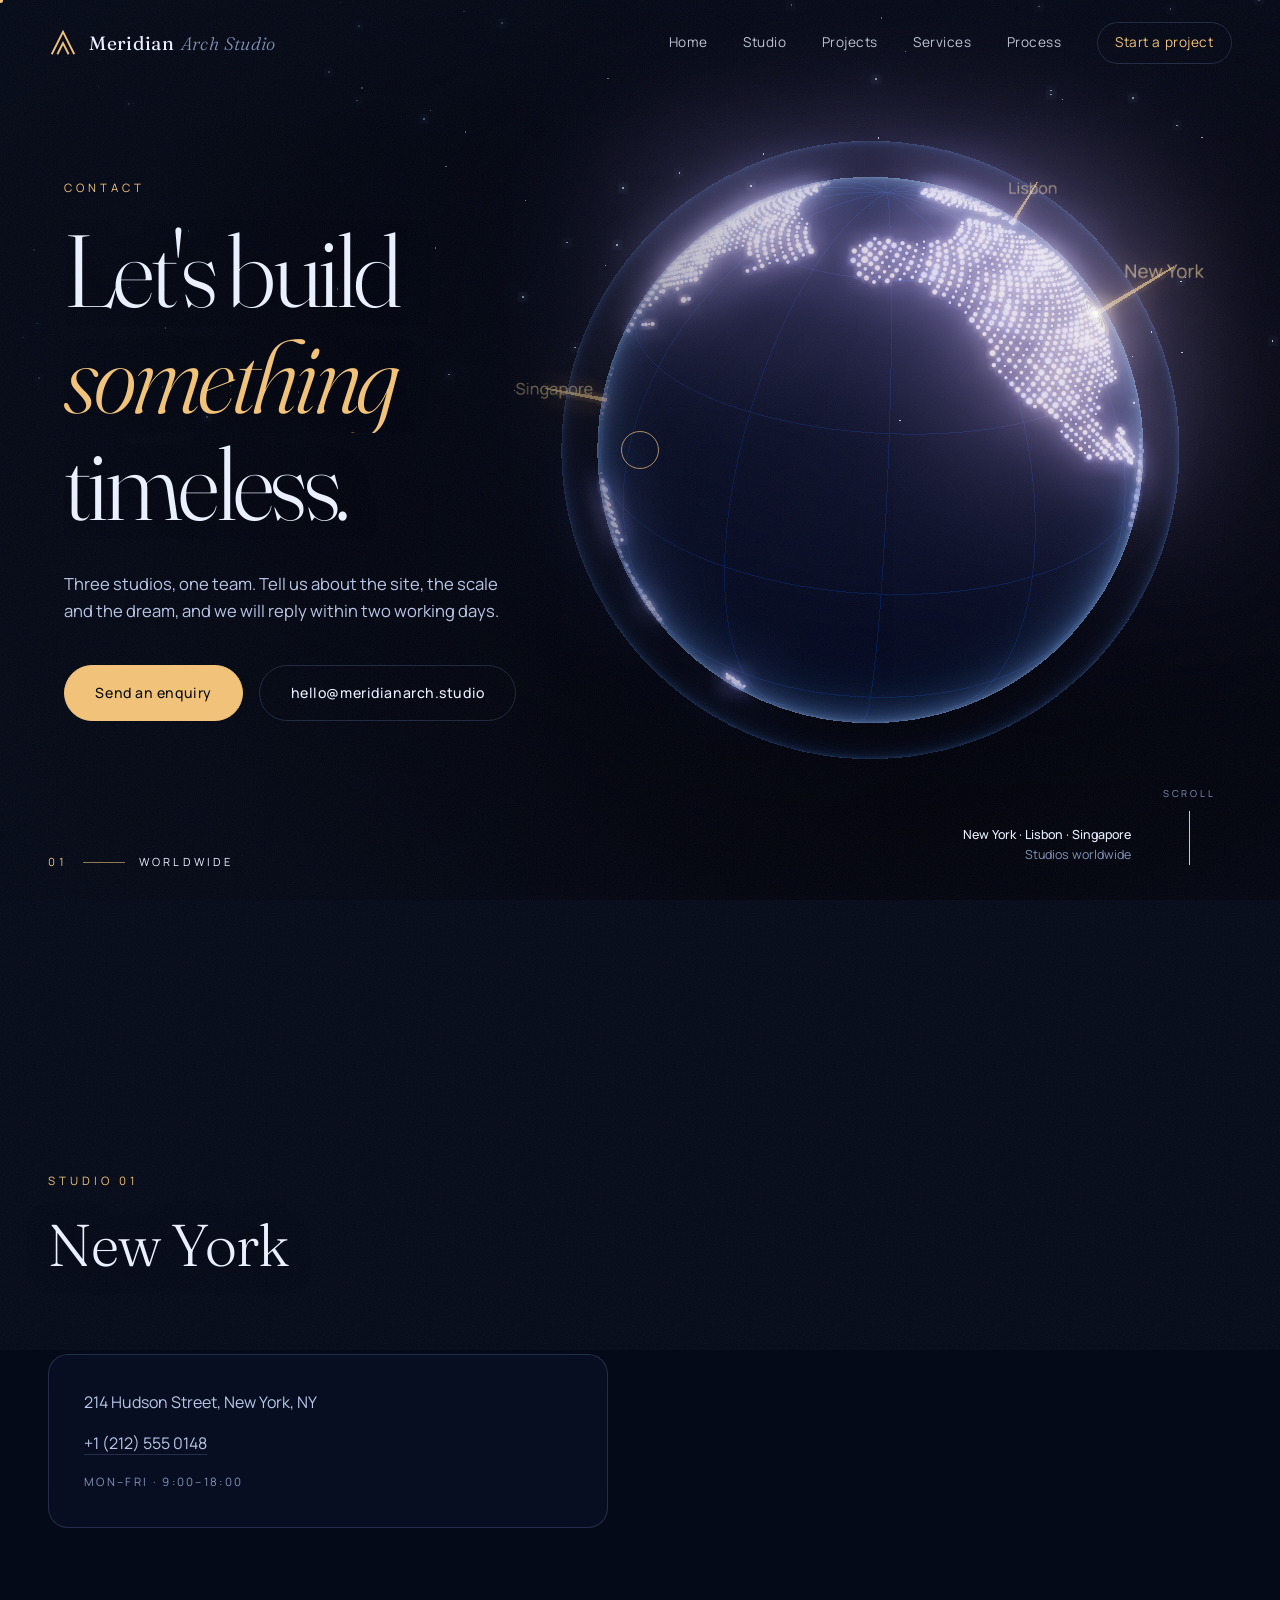
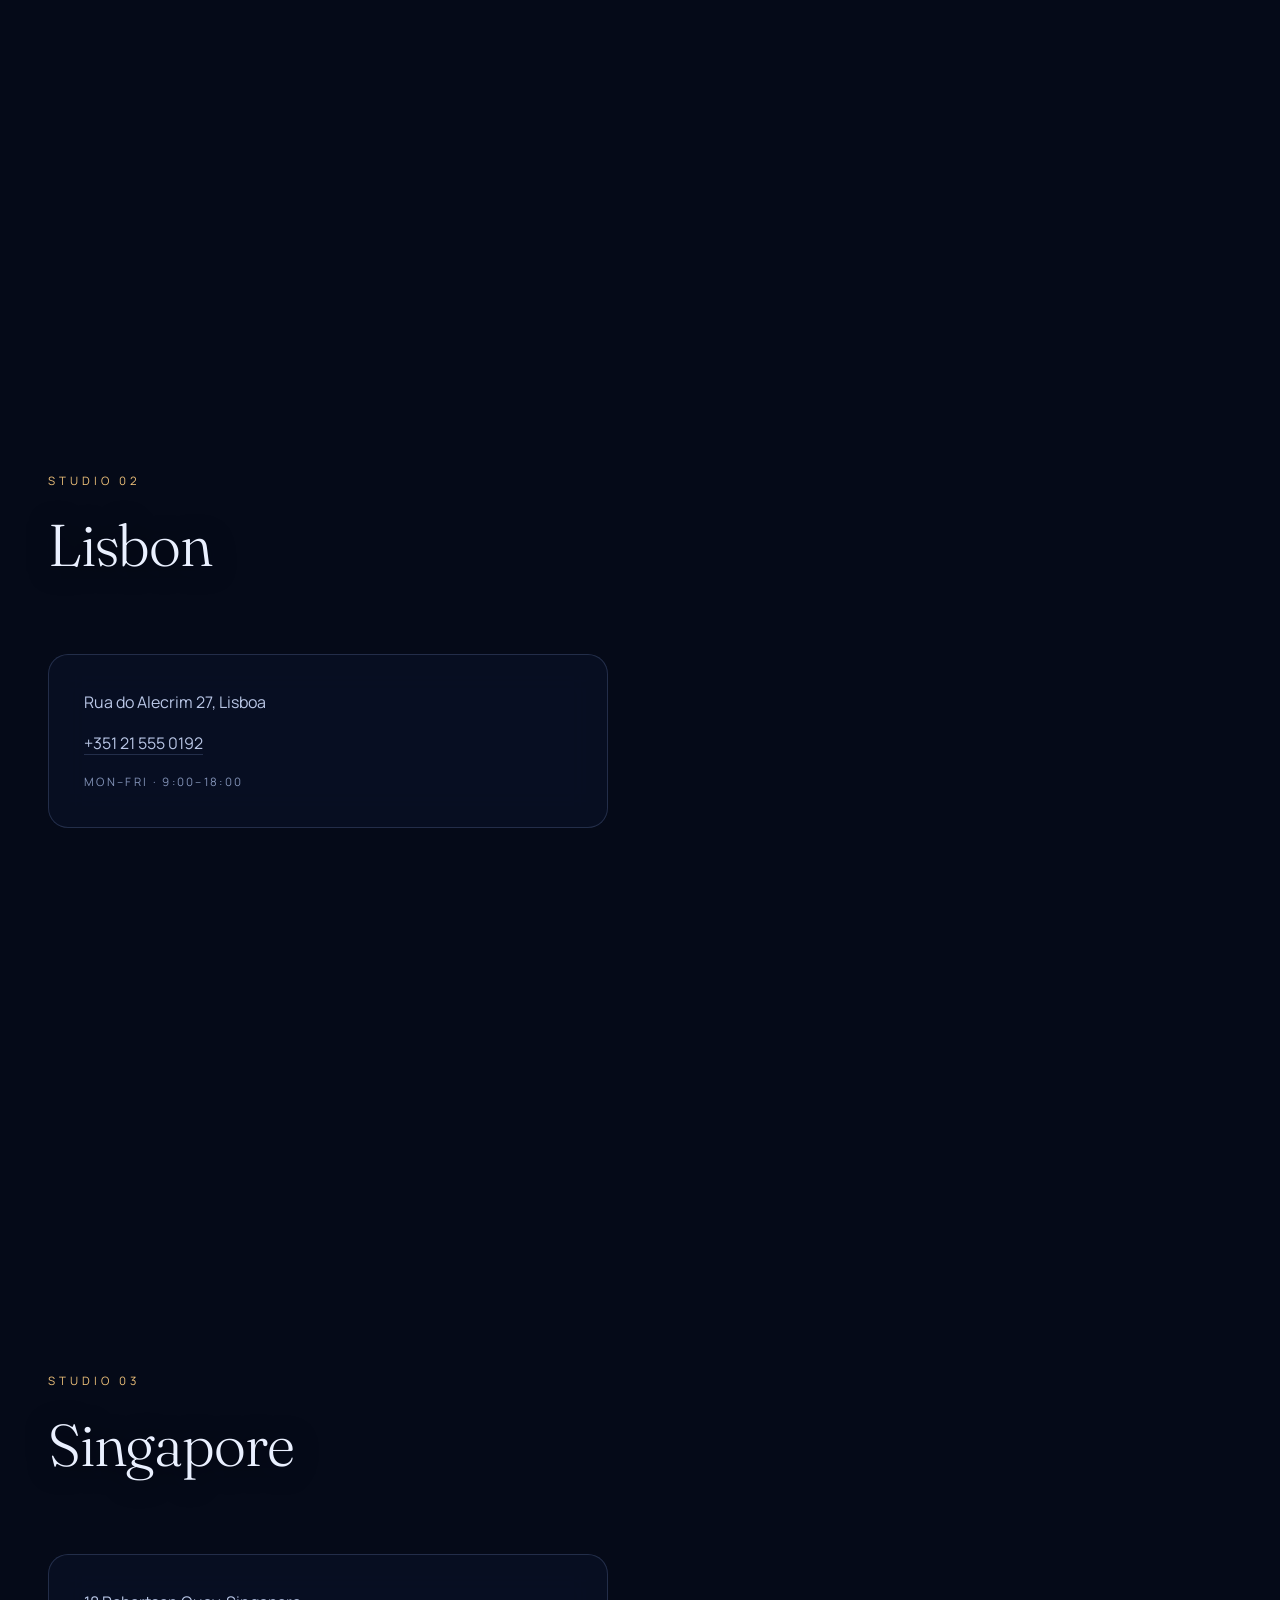
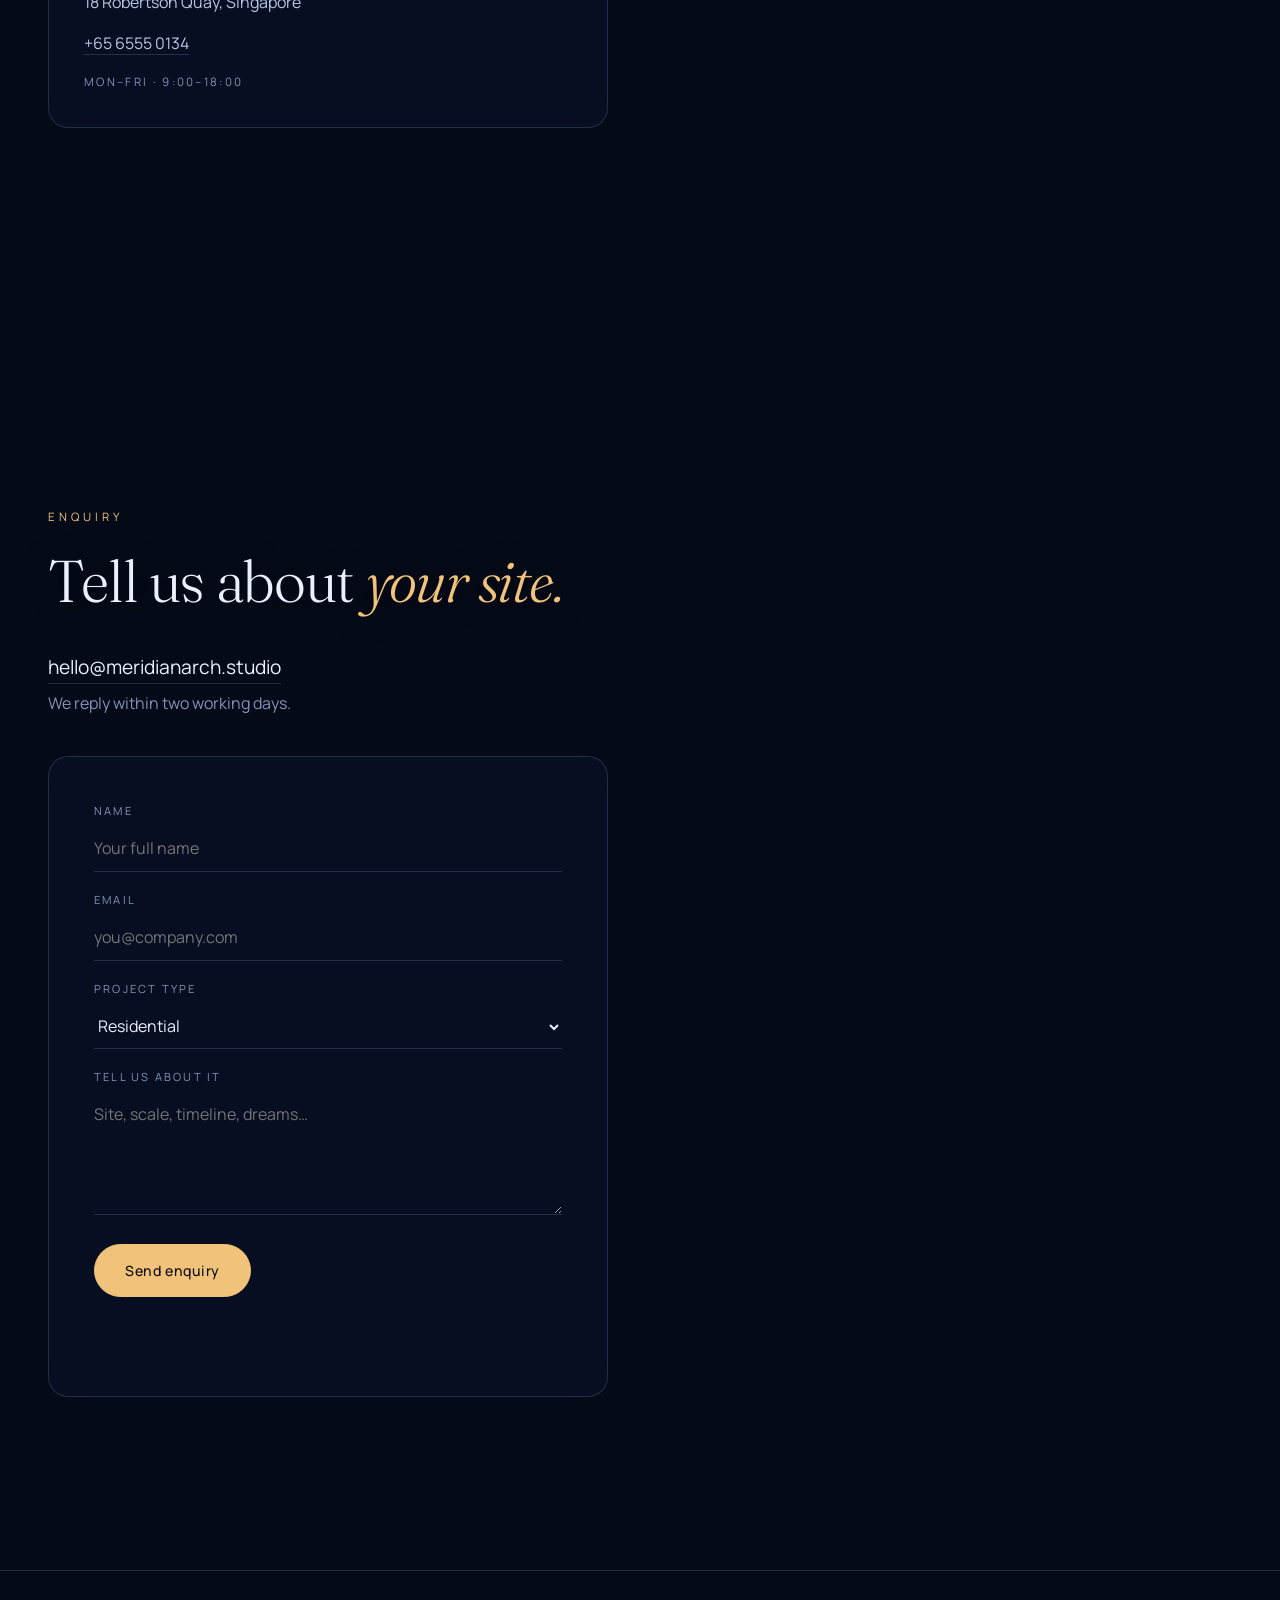
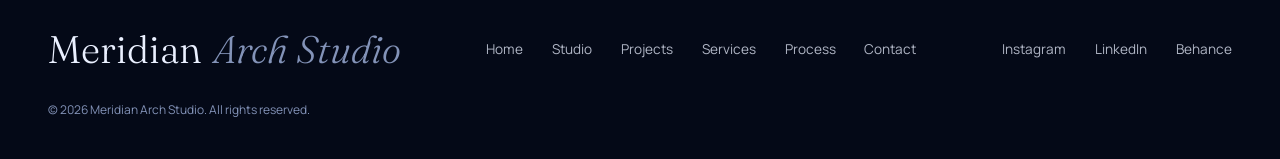
<file: contact.html>
<!DOCTYPE html>
<html lang="en">
<head>
  <meta charset="UTF-8" />
  <meta name="viewport" content="width=device-width, initial-scale=1.0" />
  <title>Contact — Meridian Arch Studio</title>
  <meta name="description" content="Contact Meridian Arch Studio in New York, Lisbon or Singapore." />
  <link rel="preconnect" href="https://fonts.googleapis.com" />
  <link rel="preconnect" href="https://fonts.gstatic.com" crossorigin />
  <link href="https://fonts.googleapis.com/css2?family=Fraunces:ital,opsz,wght@0,9..144,300;0,9..144,400;1,9..144,300&family=Manrope:wght@300;400;500;600&display=swap" rel="stylesheet" />
  <link rel="stylesheet" href="styles.css?v=10" />
  <link rel="icon" href="data:image/svg+xml,%3Csvg xmlns='http://www.w3.org/2000/svg' viewBox='0 0 32 32'%3E%3Cpath d='M4 28 16 4l12 24' fill='none' stroke='%23f0c27a' stroke-width='3'/%3E%3C/svg%3E" />
</head>
<body class="theme-globe">
  <div class="loader" id="loader">
    <div class="loader__inner">
      <svg class="loader__mark" viewBox="0 0 120 120" aria-hidden="true">
        <path d="M10 110 L60 10 L110 110" />
        <path d="M32 110 L60 54 L88 110" />
        <line x1="4" y1="110" x2="116" y2="110" />
      </svg>
      <div class="loader__count"><span id="loaderCount">0</span>%</div>
      <div class="loader__label">Meridian Arch Studio</div>
    </div>
  </div>

  <canvas id="scene" aria-hidden="true"></canvas>
  <div class="vignette" aria-hidden="true"></div>
  <div class="grain" aria-hidden="true"></div>
  <div class="cursor" id="cursor" aria-hidden="true"></div>
  <div class="cursor-dot" id="cursorDot" aria-hidden="true"></div>

  <header class="nav" id="nav">
    <a href="index.html" class="nav__logo" data-hover>
      <svg viewBox="0 0 32 32" aria-hidden="true"><path d="M4 28 16 4l12 24M10 28l6-12 6 12" /></svg>
      <span>Meridian<em>Arch Studio</em></span>
    </a>
    <nav class="nav__links" id="navLinks">
      <a href="index.html" data-hover>Home</a>
      <a href="studio.html" data-hover>Studio</a>
      <a href="projects.html" data-hover>Projects</a>
      <a href="services.html" data-hover>Services</a>
      <a href="process.html" data-hover>Process</a>
      <a href="contact.html" class="nav__cta" aria-current="page" data-hover>Start a project</a>
    </nav>
    <button class="nav__burger" id="burger" aria-label="Toggle menu" aria-expanded="false"><span></span><span></span></button>
  </header>

  <div class="progress" aria-hidden="true"><div class="progress__bar" id="progressBar"></div></div>
  <div class="room" aria-live="polite">
    <span class="room__num" id="roomNum">01</span>
    <span class="room__line"></span>
    <span class="room__name" id="roomName">Worldwide</span>
  </div>

  <main id="top">
    <section class="hero section" data-scene="0">
      <div class="hero__content">
        <p class="eyebrow reveal">Contact</p>
        <h1 class="hero__title"><span class="line"><span class="word">Let's build</span></span><span class="line"><span class="word"><em>something</em></span></span><span class="line"><span class="word">timeless.</span></span></h1>
        <p class="hero__sub reveal">Three studios, one team. Tell us about the site, the scale and the dream, and we will reply within two working days.</p>
        <div class="hero__actions reveal"><a href="#enquiry" class="btn btn--solid magnetic" data-hover><span>Send an enquiry</span></a><a href="mailto:hello@meridianarch.studio" class="btn btn--ghost magnetic" data-hover><span>hello@meridianarch.studio</span></a></div>
      </div>
      <div class="hero__meta reveal">
        <div><strong>New York · Lisbon · Singapore</strong><span>Studios worldwide</span></div>
        <div class="scroll-hint"><span>Scroll</span><i></i></div>
      </div>
    </section>
    <section class="section office-step" data-scene="1">
      <div class="container">
        <div class="section-head"><p class="eyebrow reveal">Studio 01</p><h2 class="title reveal">New York</h2></div>
        <div class="panel glass reveal"><p>214 Hudson Street, New York, NY</p><p><a href="tel:+1(212)5550148" data-hover>+1 (212) 555 0148</a></p><p class="panel__meta">Mon–Fri · 9:00–18:00</p></div>
      </div>
    </section>
    <section class="section office-step" data-scene="2">
      <div class="container">
        <div class="section-head"><p class="eyebrow reveal">Studio 02</p><h2 class="title reveal">Lisbon</h2></div>
        <div class="panel glass reveal"><p>Rua do Alecrim 27, Lisboa</p><p><a href="tel:+351215550192" data-hover>+351 21 555 0192</a></p><p class="panel__meta">Mon–Fri · 9:00–18:00</p></div>
      </div>
    </section>
    <section class="section office-step" data-scene="3">
      <div class="container">
        <div class="section-head"><p class="eyebrow reveal">Studio 03</p><h2 class="title reveal">Singapore</h2></div>
        <div class="panel glass reveal"><p>18 Robertson Quay, Singapore</p><p><a href="tel:+6565550134" data-hover>+65 6555 0134</a></p><p class="panel__meta">Mon–Fri · 9:00–18:00</p></div>
      </div>
    </section>
    <section class="section contact" id="enquiry" data-scene="4">
      <div class="container split">
        <div class="split__left">
          <p class="eyebrow reveal">Enquiry</p>
          <h2 class="title reveal">Tell us about <em>your site.</em></h2>
          <div class="contact__info reveal">
            <a href="mailto:hello@meridianarch.studio" data-hover>hello@meridianarch.studio</a>
            <span>We reply within two working days.</span>
          </div>
        </div>
        <form class="split__right glass contact__form reveal" id="contactForm">
          <label><span>Name</span><input type="text" name="name" required placeholder="Your full name" /></label>
          <label><span>Email</span><input type="email" name="email" required placeholder="you@company.com" /></label>
          <label><span>Project type</span>
            <select name="type">
              <option>Residential</option>
              <option>Commercial / Mixed-use</option>
              <option>Cultural / Civic</option>
              <option>Interiors</option>
              <option>Urban planning</option>
            </select>
          </label>
          <label><span>Tell us about it</span><textarea name="message" rows="4" placeholder="Site, scale, timeline, dreams…"></textarea></label>
          <button type="submit" class="btn btn--solid magnetic" data-hover><span>Send enquiry</span></button>
          <p class="form__note" id="formNote" role="status"></p>
        </form>
      </div>
    </section>
  </main>

  <footer class="footer">
    <div class="container footer__inner">
      <span class="footer__big">Meridian<em>Arch Studio</em></span>
      <div class="footer__links footer__pages"><a href="index.html" data-hover>Home</a><a href="studio.html" data-hover>Studio</a><a href="projects.html" data-hover>Projects</a><a href="services.html" data-hover>Services</a><a href="process.html" data-hover>Process</a><a href="contact.html" data-hover>Contact</a></div>
      <div class="footer__links">
        <a href="#" data-hover>Instagram</a><a href="#" data-hover>LinkedIn</a><a href="#" data-hover>Behance</a>
      </div>
      <span class="footer__copy">© <span id="year"></span> Meridian Arch Studio. All rights reserved.</span>
    </div>
  </footer>

  <script type="importmap">
    { "imports": { "three": "./vendor/three.module.min.js", "three/addons/": "./vendor/addons/" } }
  </script>
  <script type="module" src="contact.js?v=10"></script>
</body>
</html>
</file>
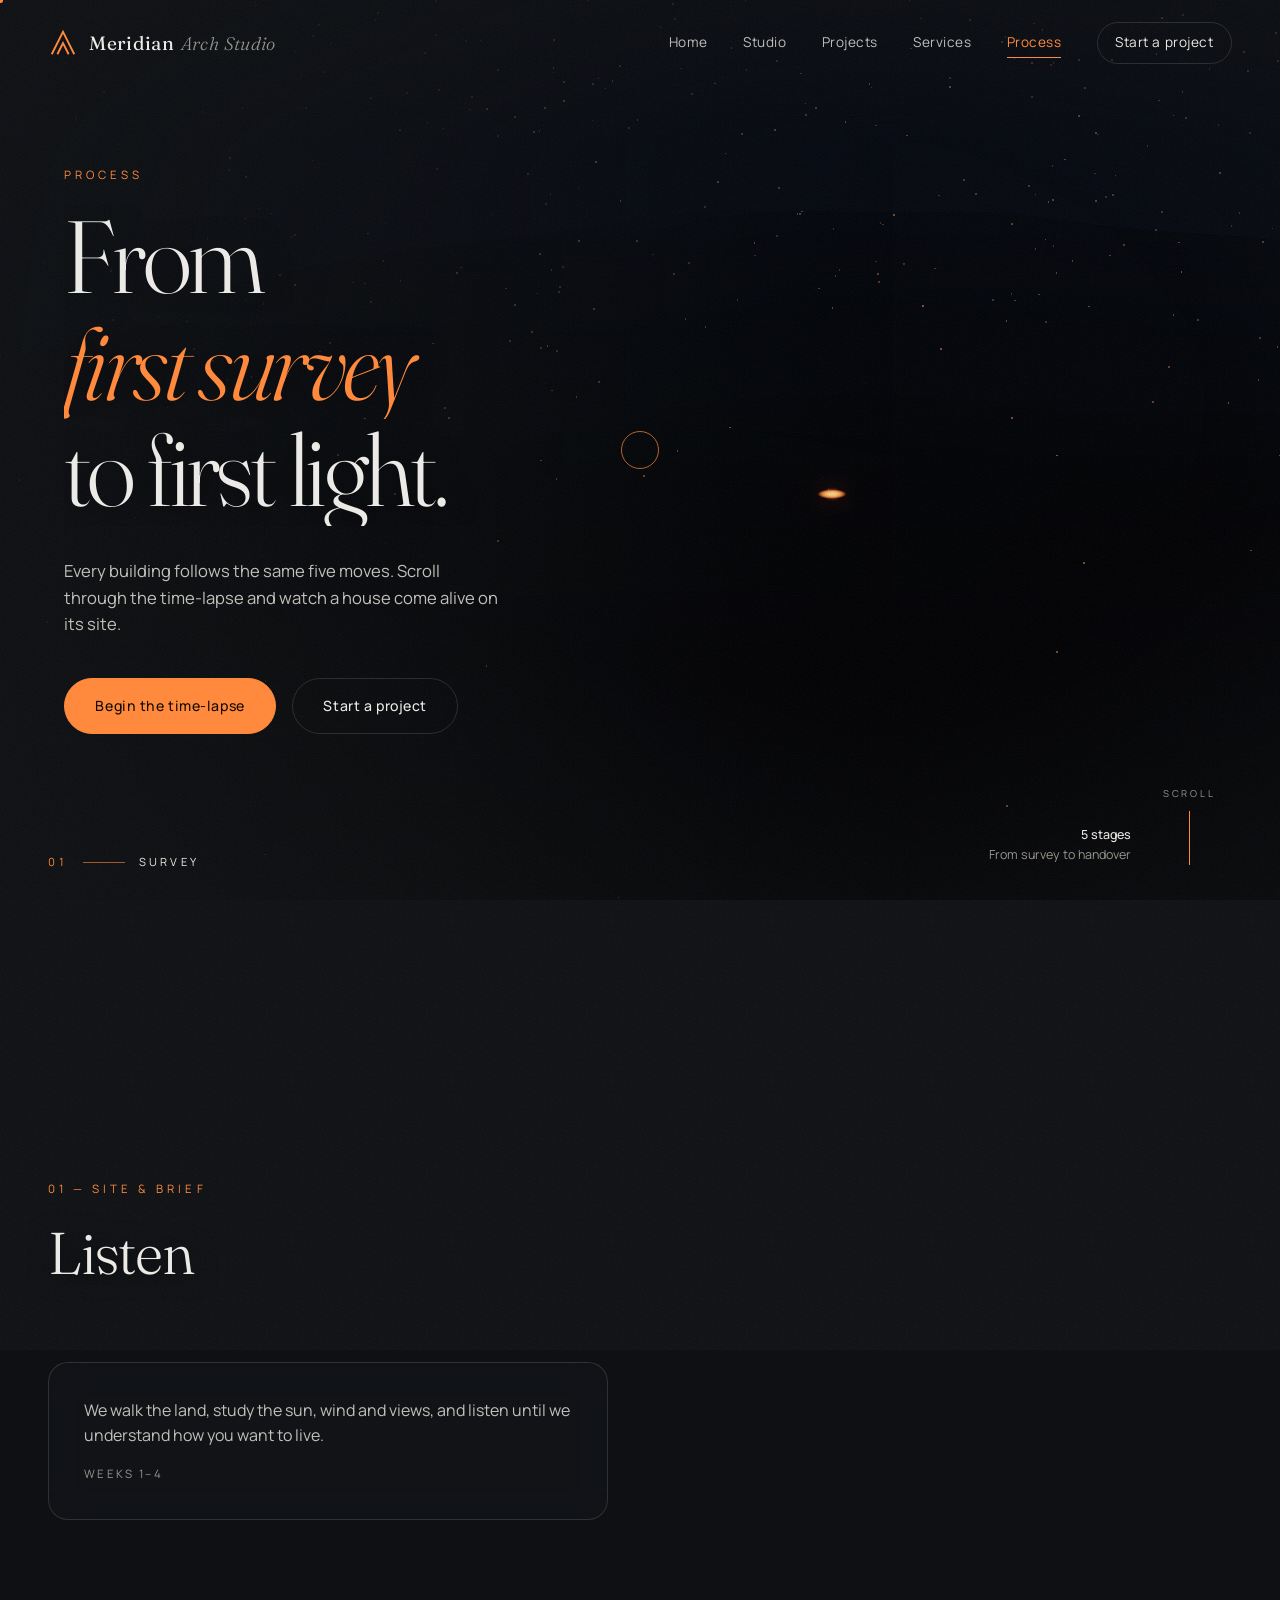
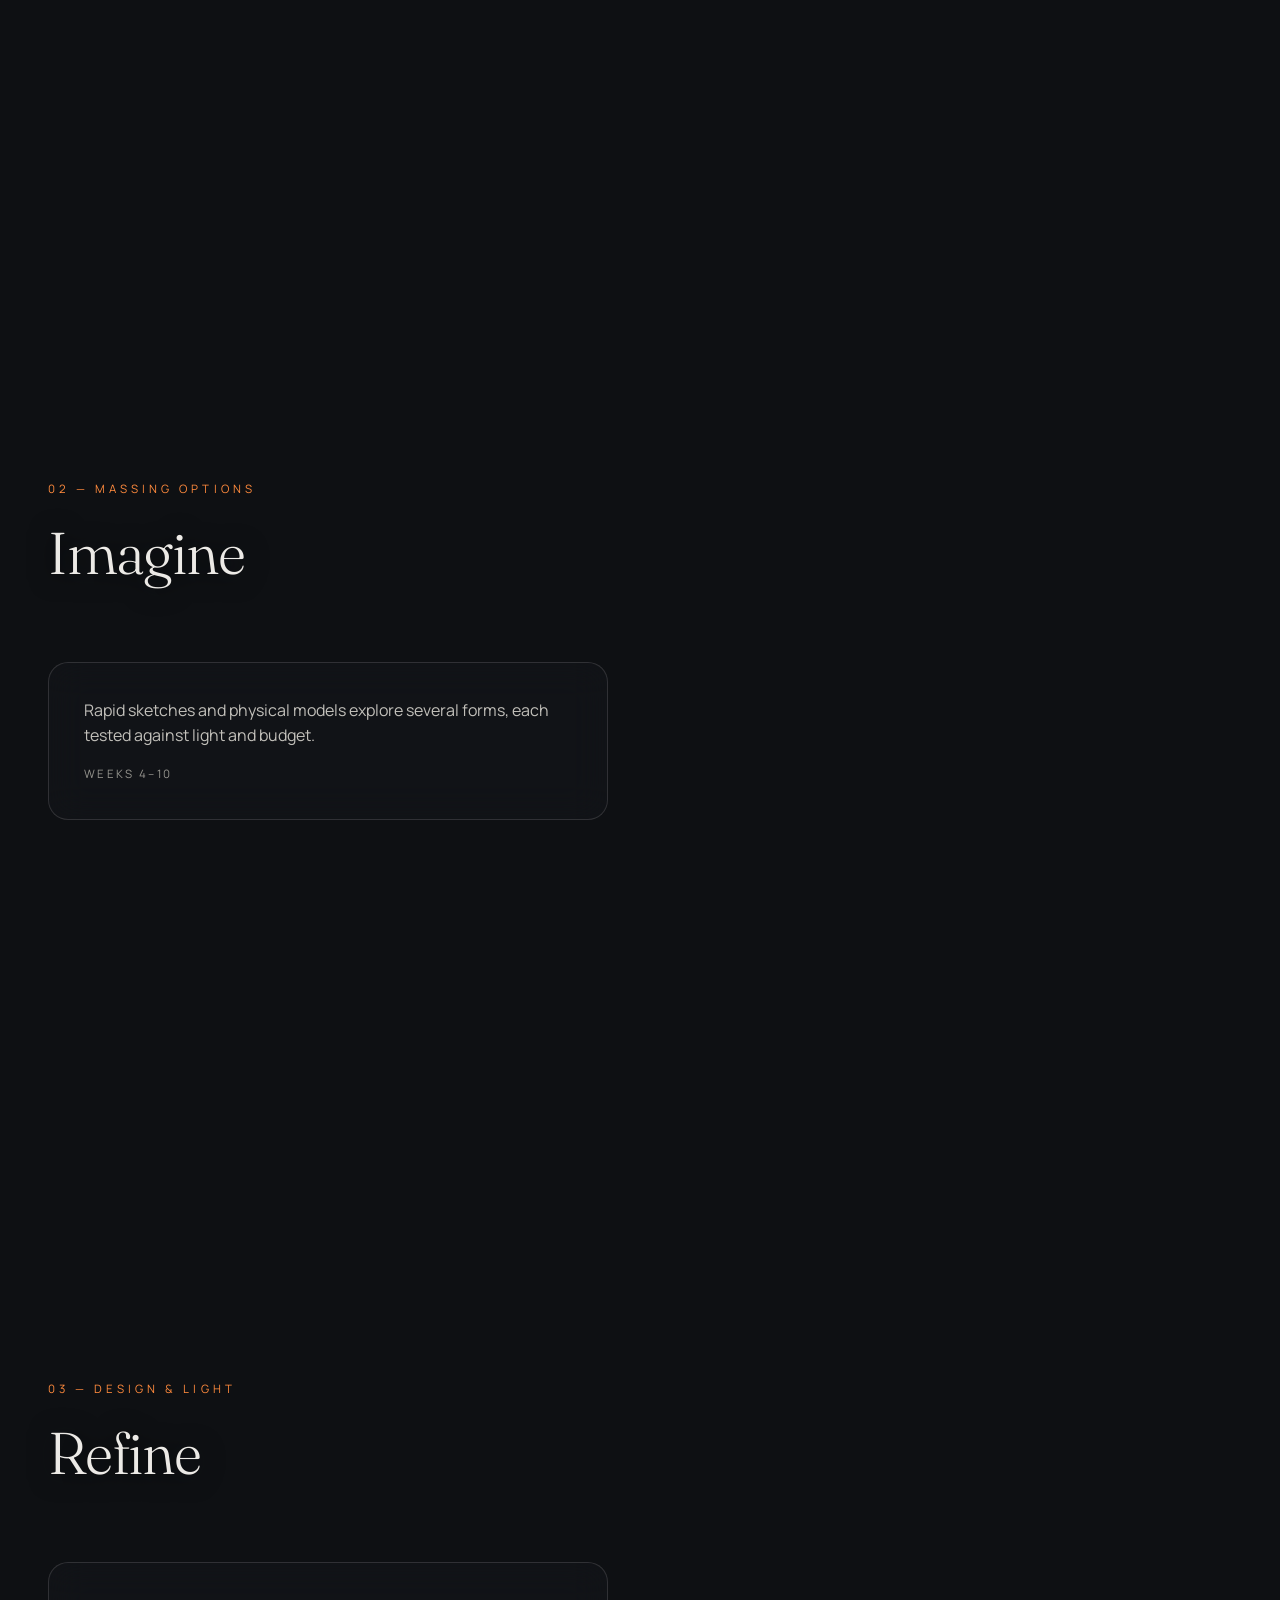
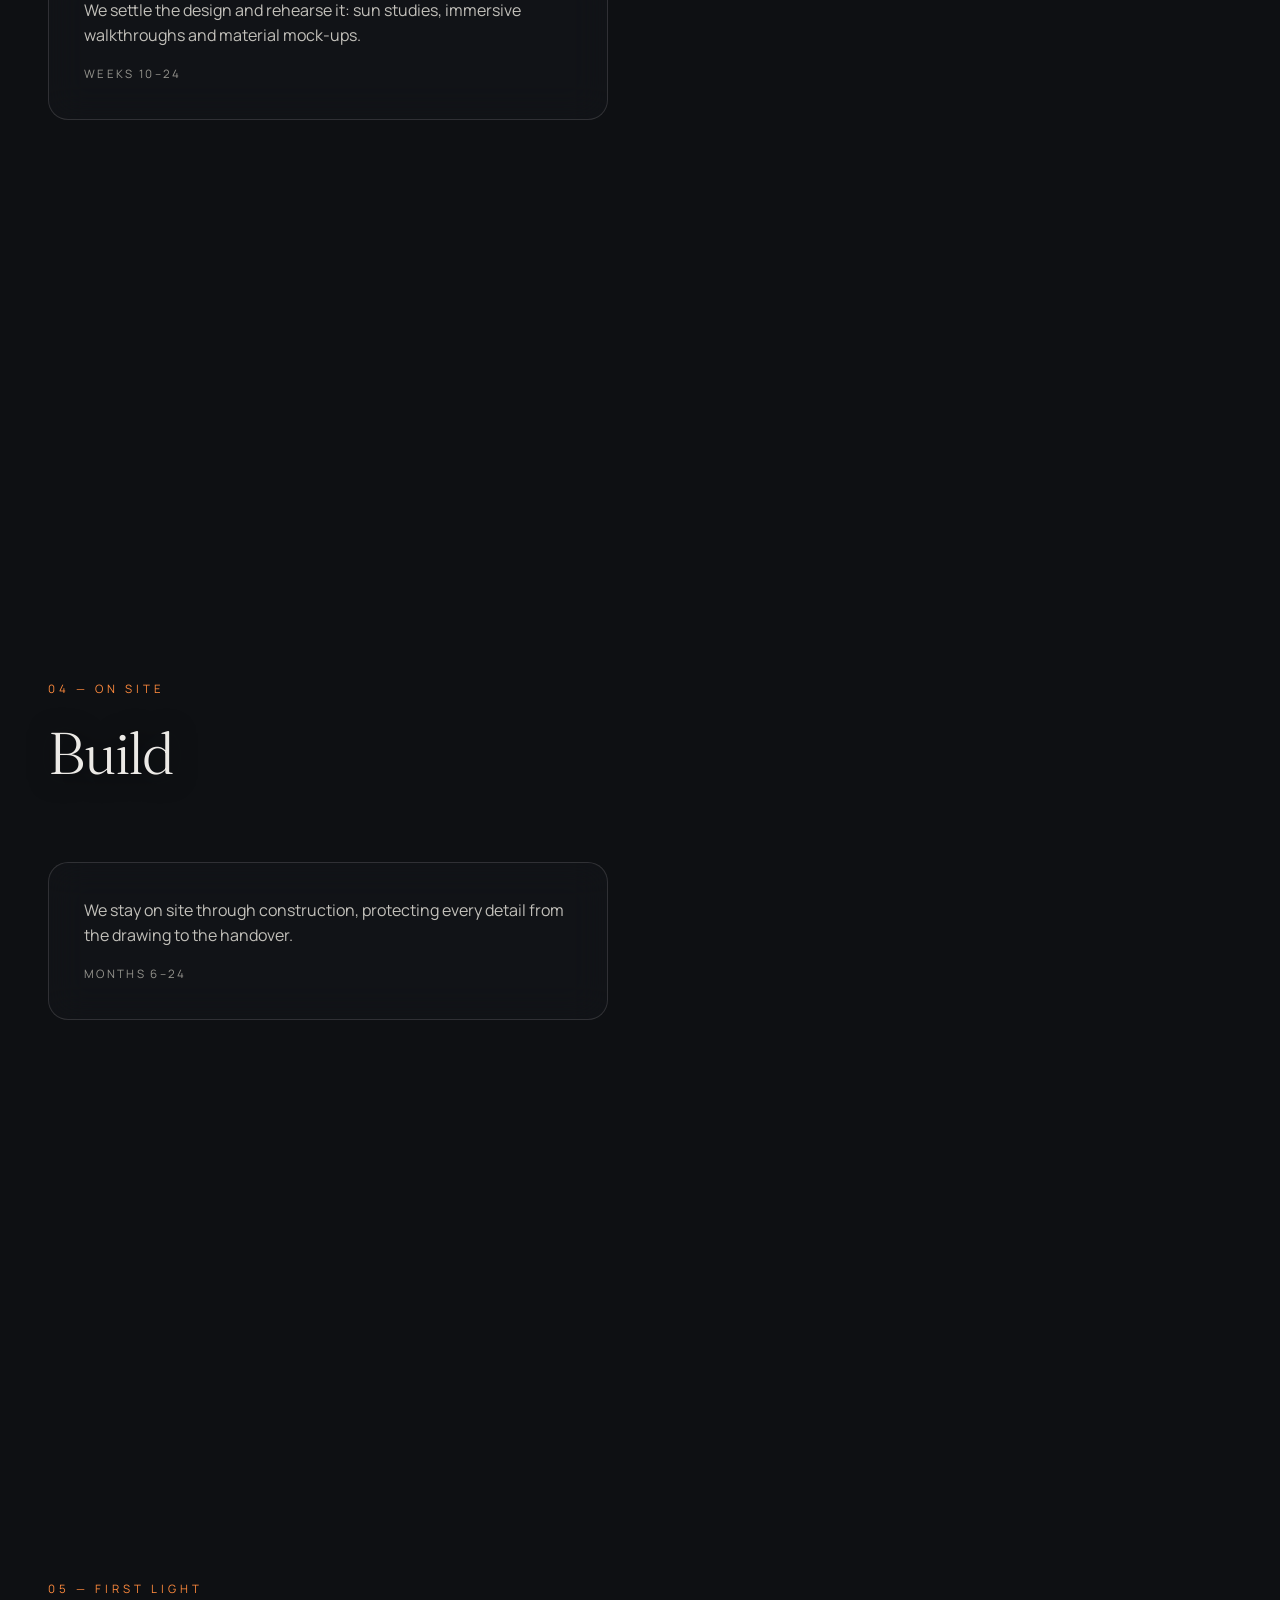
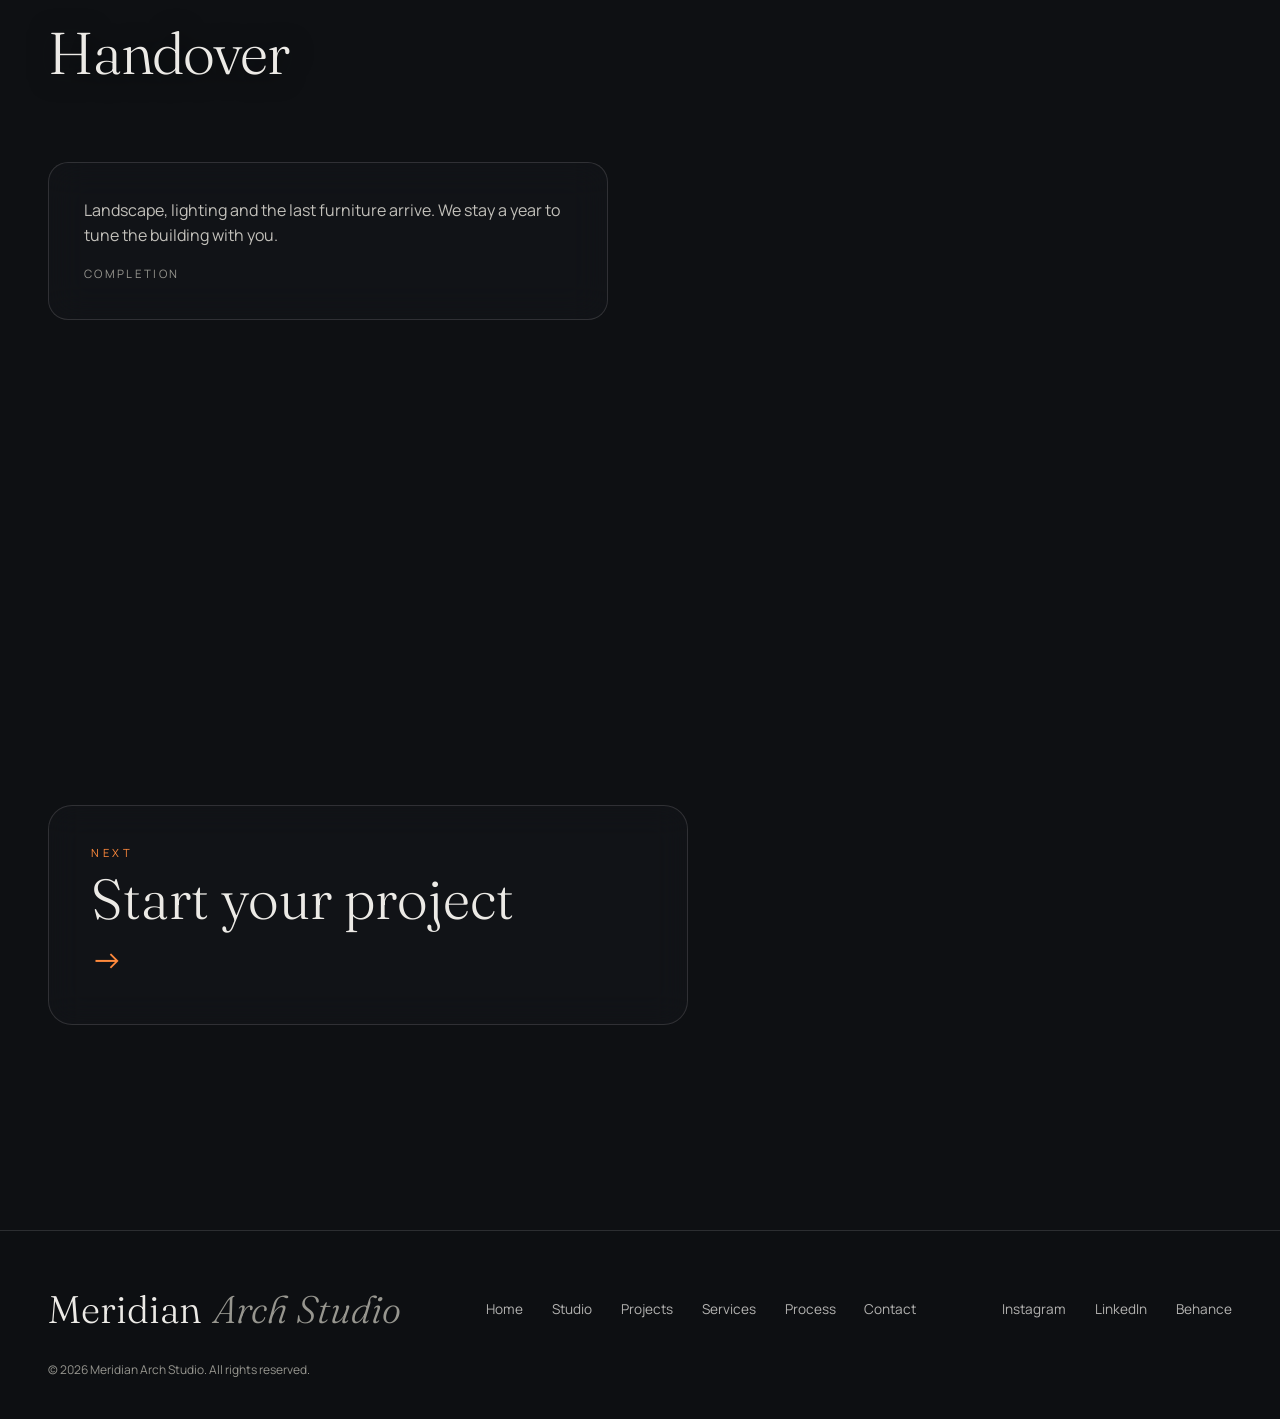
<file: process.html>
<!DOCTYPE html>
<html lang="en">
<head>
  <meta charset="UTF-8" />
  <meta name="viewport" content="width=device-width, initial-scale=1.0" />
  <title>Process — Meridian Arch Studio</title>
  <meta name="description" content="How Meridian Arch Studio takes a building from survey to handover." />
  <link rel="preconnect" href="https://fonts.googleapis.com" />
  <link rel="preconnect" href="https://fonts.gstatic.com" crossorigin />
  <link href="https://fonts.googleapis.com/css2?family=Fraunces:ital,opsz,wght@0,9..144,300;0,9..144,400;1,9..144,300&family=Manrope:wght@300;400;500;600&display=swap" rel="stylesheet" />
  <link rel="stylesheet" href="styles.css?v=10" />
  <link rel="icon" href="data:image/svg+xml,%3Csvg xmlns='http://www.w3.org/2000/svg' viewBox='0 0 32 32'%3E%3Cpath d='M4 28 16 4l12 24' fill='none' stroke='%23ff8a3d' stroke-width='3'/%3E%3C/svg%3E" />
</head>
<body class="theme-site">
  <div class="loader" id="loader">
    <div class="loader__inner">
      <svg class="loader__mark" viewBox="0 0 120 120" aria-hidden="true">
        <path d="M10 110 L60 10 L110 110" />
        <path d="M32 110 L60 54 L88 110" />
        <line x1="4" y1="110" x2="116" y2="110" />
      </svg>
      <div class="loader__count"><span id="loaderCount">0</span>%</div>
      <div class="loader__label">Meridian Arch Studio</div>
    </div>
  </div>

  <canvas id="scene" aria-hidden="true"></canvas>
  <div class="vignette" aria-hidden="true"></div>
  <div class="grain" aria-hidden="true"></div>
  <div class="cursor" id="cursor" aria-hidden="true"></div>
  <div class="cursor-dot" id="cursorDot" aria-hidden="true"></div>

  <header class="nav" id="nav">
    <a href="index.html" class="nav__logo" data-hover>
      <svg viewBox="0 0 32 32" aria-hidden="true"><path d="M4 28 16 4l12 24M10 28l6-12 6 12" /></svg>
      <span>Meridian<em>Arch Studio</em></span>
    </a>
    <nav class="nav__links" id="navLinks">
      <a href="index.html" data-hover>Home</a>
      <a href="studio.html" data-hover>Studio</a>
      <a href="projects.html" data-hover>Projects</a>
      <a href="services.html" data-hover>Services</a>
      <a href="process.html" aria-current="page" data-hover>Process</a>
      <a href="contact.html" class="nav__cta" data-hover>Start a project</a>
    </nav>
    <button class="nav__burger" id="burger" aria-label="Toggle menu" aria-expanded="false"><span></span><span></span></button>
  </header>

  <div class="progress" aria-hidden="true"><div class="progress__bar" id="progressBar"></div></div>
  <div class="room" aria-live="polite">
    <span class="room__num" id="roomNum">01</span>
    <span class="room__line"></span>
    <span class="room__name" id="roomName">Survey</span>
  </div>

  <main id="top">
    <section class="hero section" data-scene="0">
      <div class="hero__content">
        <p class="eyebrow reveal">Process</p>
        <h1 class="hero__title"><span class="line"><span class="word">From</span></span><span class="line"><span class="word"><em>first survey</em></span></span><span class="line"><span class="word">to first light.</span></span></h1>
        <p class="hero__sub reveal">Every building follows the same five moves. Scroll through the time-lapse and watch a house come alive on its site.</p>
        <div class="hero__actions reveal"><a href="#step1" class="btn btn--solid magnetic" data-hover><span>Begin the time-lapse</span></a><a href="contact.html" class="btn btn--ghost magnetic" data-hover><span>Start a project</span></a></div>
      </div>
      <div class="hero__meta reveal">
        <div><strong>5 stages</strong><span>From survey to handover</span></div>
        <div class="scroll-hint"><span>Scroll</span><i></i></div>
      </div>
    </section>
    <section class="section process-step" id="step1" data-scene="1">
      <div class="container">
        <div class="section-head"><p class="eyebrow reveal">01 — Site & brief</p><h2 class="title reveal">Listen</h2></div>
        <div class="panel glass reveal"><p>We walk the land, study the sun, wind and views, and listen until we understand how you want to live.</p><p class="panel__meta">Weeks 1–4</p></div>
      </div>
    </section>
    <section class="section process-step" id="step2" data-scene="2">
      <div class="container">
        <div class="section-head"><p class="eyebrow reveal">02 — Massing options</p><h2 class="title reveal">Imagine</h2></div>
        <div class="panel glass reveal"><p>Rapid sketches and physical models explore several forms, each tested against light and budget.</p><p class="panel__meta">Weeks 4–10</p></div>
      </div>
    </section>
    <section class="section process-step" id="step3" data-scene="3">
      <div class="container">
        <div class="section-head"><p class="eyebrow reveal">03 — Design & light</p><h2 class="title reveal">Refine</h2></div>
        <div class="panel glass reveal"><p>We settle the design and rehearse it: sun studies, immersive walkthroughs and material mock-ups.</p><p class="panel__meta">Weeks 10–24</p></div>
      </div>
    </section>
    <section class="section process-step" id="step4" data-scene="4">
      <div class="container">
        <div class="section-head"><p class="eyebrow reveal">04 — On site</p><h2 class="title reveal">Build</h2></div>
        <div class="panel glass reveal"><p>We stay on site through construction, protecting every detail from the drawing to the handover.</p><p class="panel__meta">Months 6–24</p></div>
      </div>
    </section>
    <section class="section process-step" id="step5" data-scene="5">
      <div class="container">
        <div class="section-head"><p class="eyebrow reveal">05 — First light</p><h2 class="title reveal">Handover</h2></div>
        <div class="panel glass reveal"><p>Landscape, lighting and the last furniture arrive. We stay a year to tune the building with you.</p><p class="panel__meta">Completion</p></div>
      </div>
    </section>
    <section class="section nextpage" data-scene="6">
      <div class="container">
        <a href="contact.html" class="nextlink reveal" data-hover>
          <span class="nextlink__k">Next</span>
          <span class="nextlink__t">Start your project</span>
          <span class="nextlink__a" aria-hidden="true">→</span>
        </a>
      </div>
    </section>
  </main>

  <footer class="footer">
    <div class="container footer__inner">
      <span class="footer__big">Meridian<em>Arch Studio</em></span>
      <div class="footer__links footer__pages"><a href="index.html" data-hover>Home</a><a href="studio.html" data-hover>Studio</a><a href="projects.html" data-hover>Projects</a><a href="services.html" data-hover>Services</a><a href="process.html" data-hover>Process</a><a href="contact.html" data-hover>Contact</a></div>
      <div class="footer__links">
        <a href="#" data-hover>Instagram</a><a href="#" data-hover>LinkedIn</a><a href="#" data-hover>Behance</a>
      </div>
      <span class="footer__copy">© <span id="year"></span> Meridian Arch Studio. All rights reserved.</span>
    </div>
  </footer>

  <script type="importmap">
    { "imports": { "three": "./vendor/three.module.min.js", "three/addons/": "./vendor/addons/" } }
  </script>
  <script type="module" src="process.js?v=10"></script>
</body>
</html>
</file>
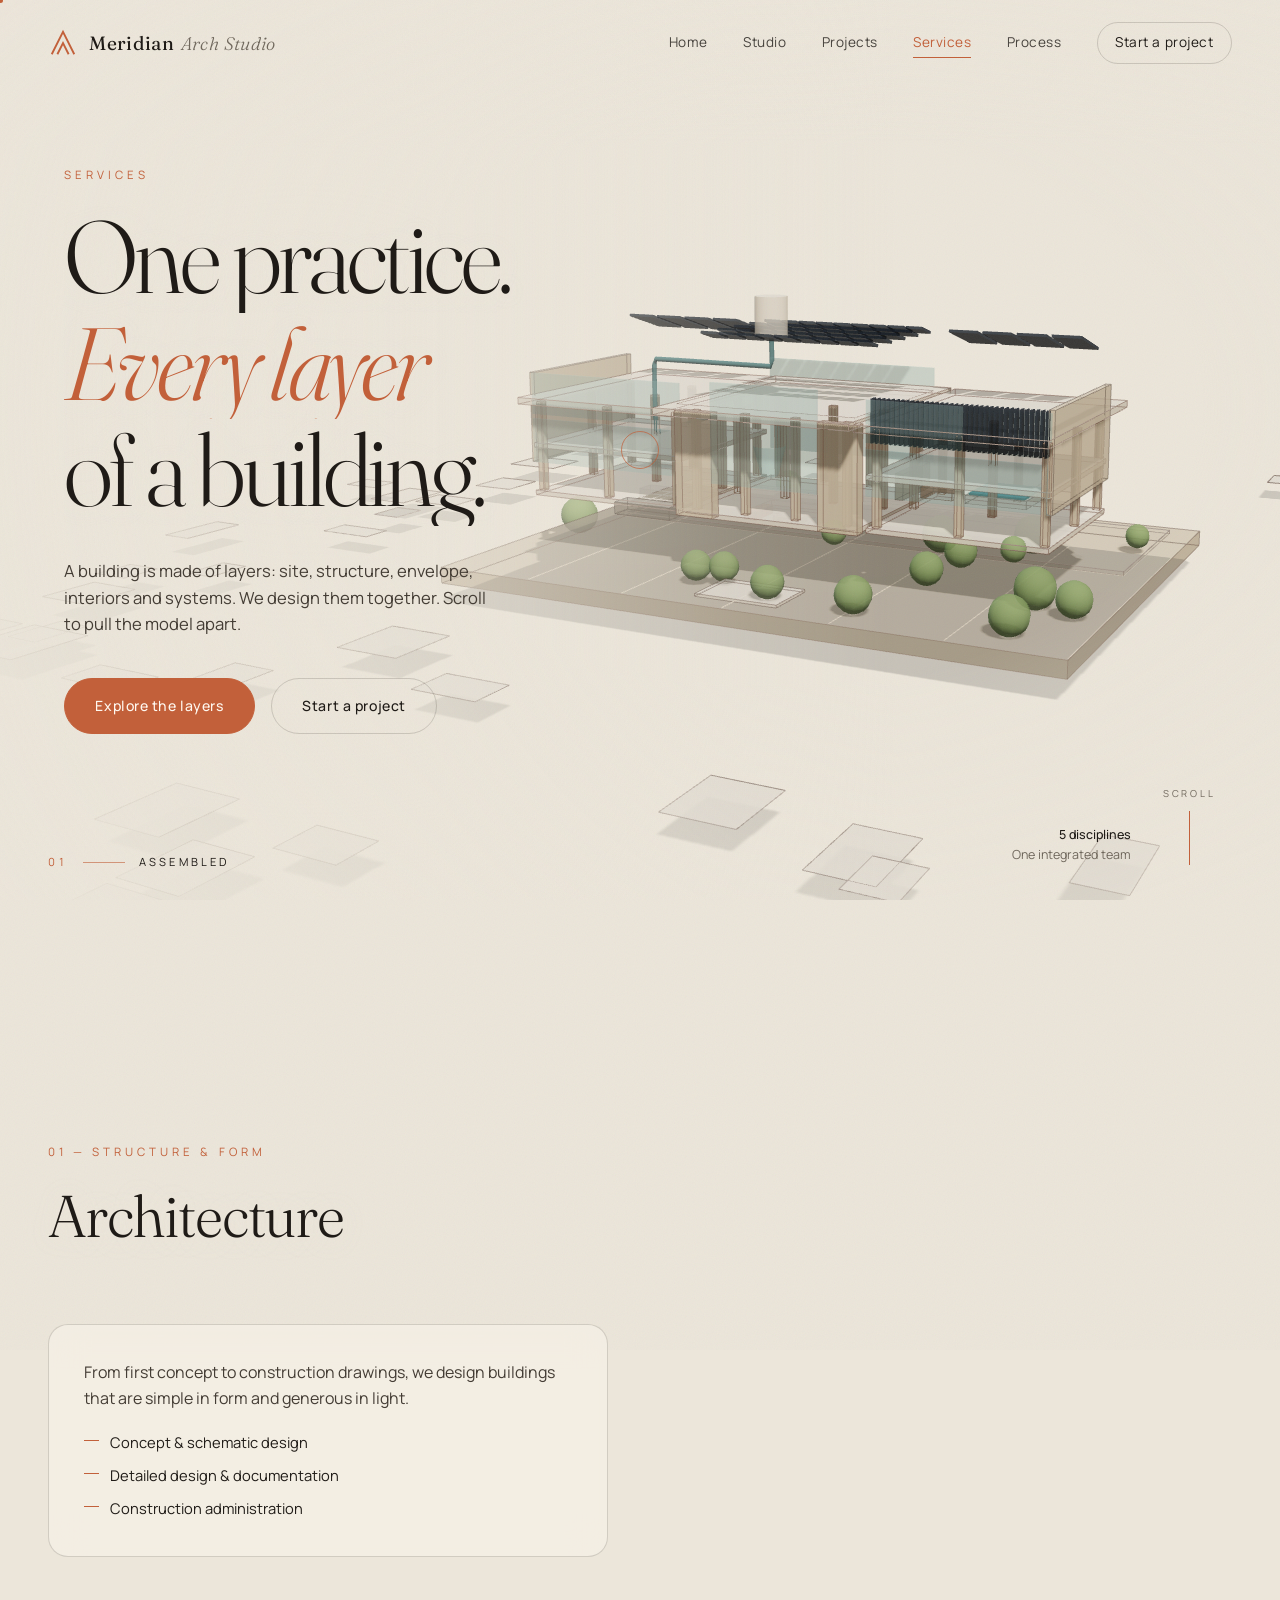
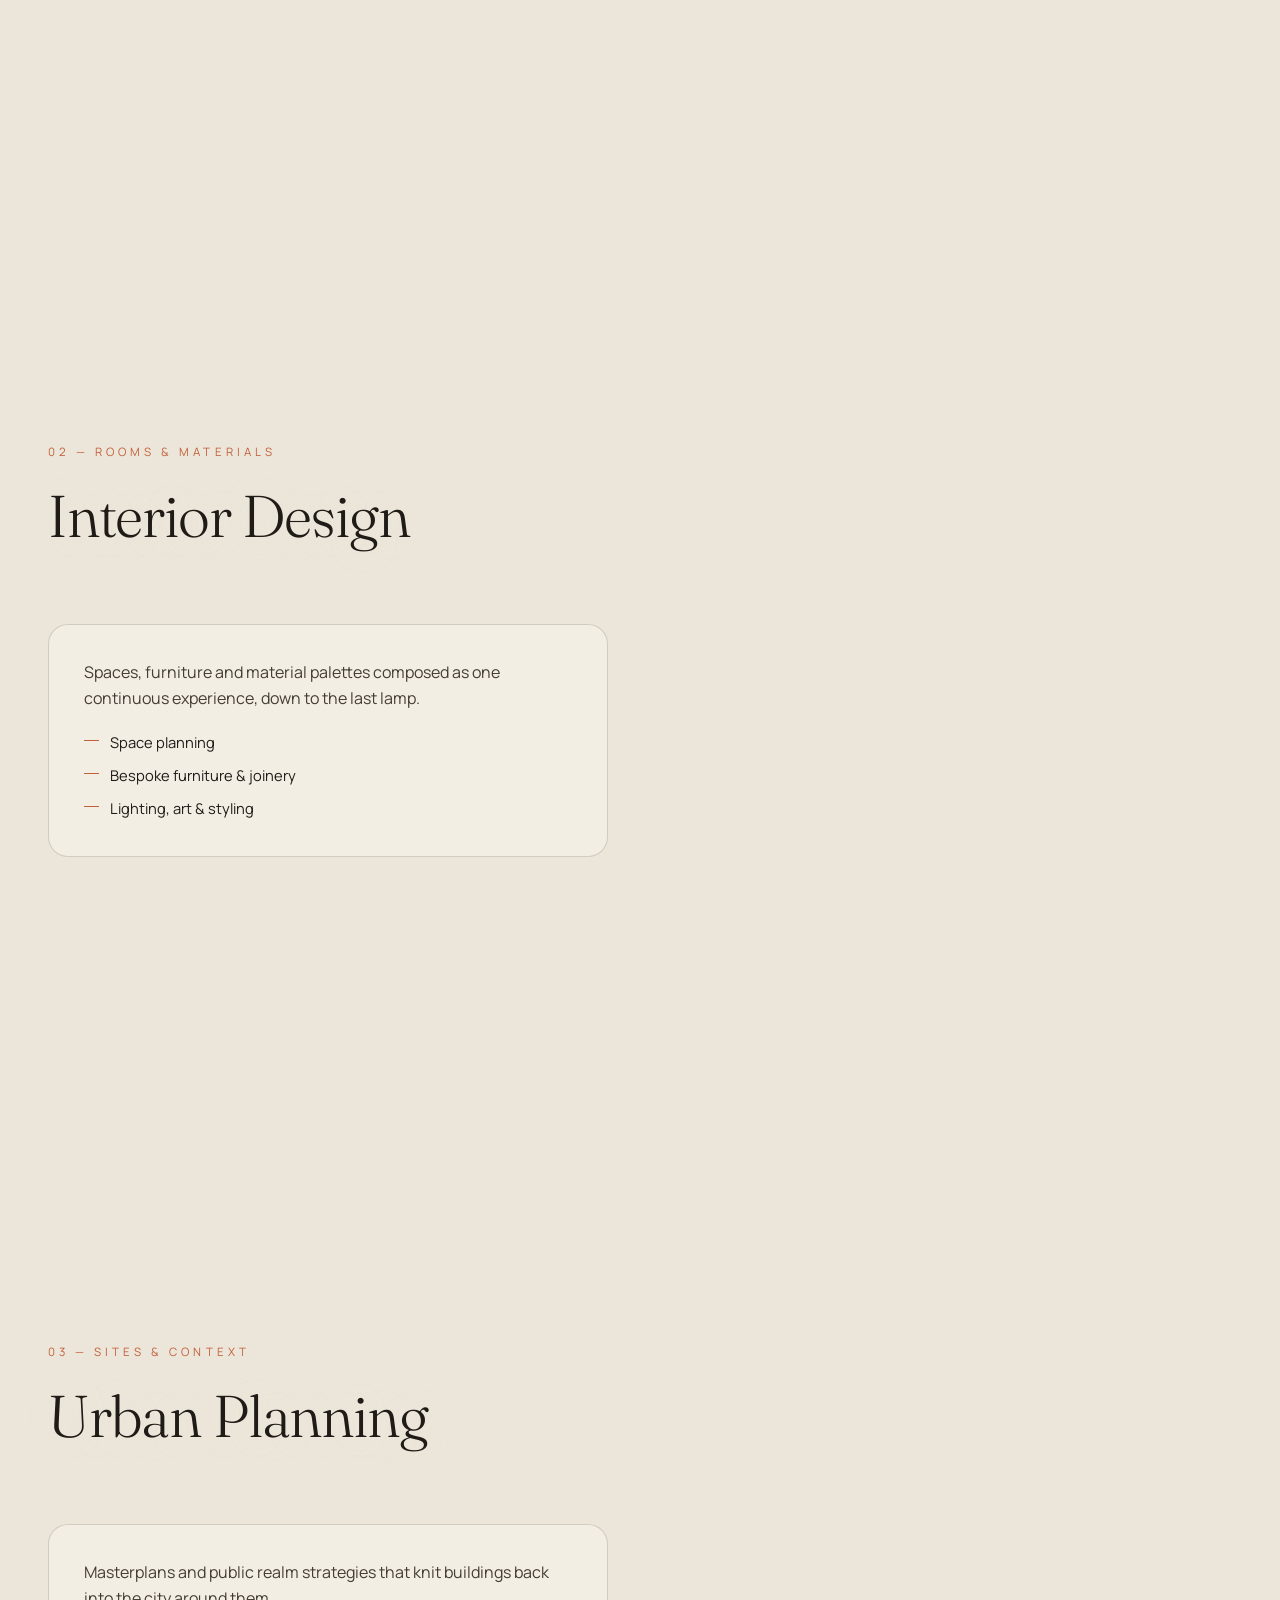
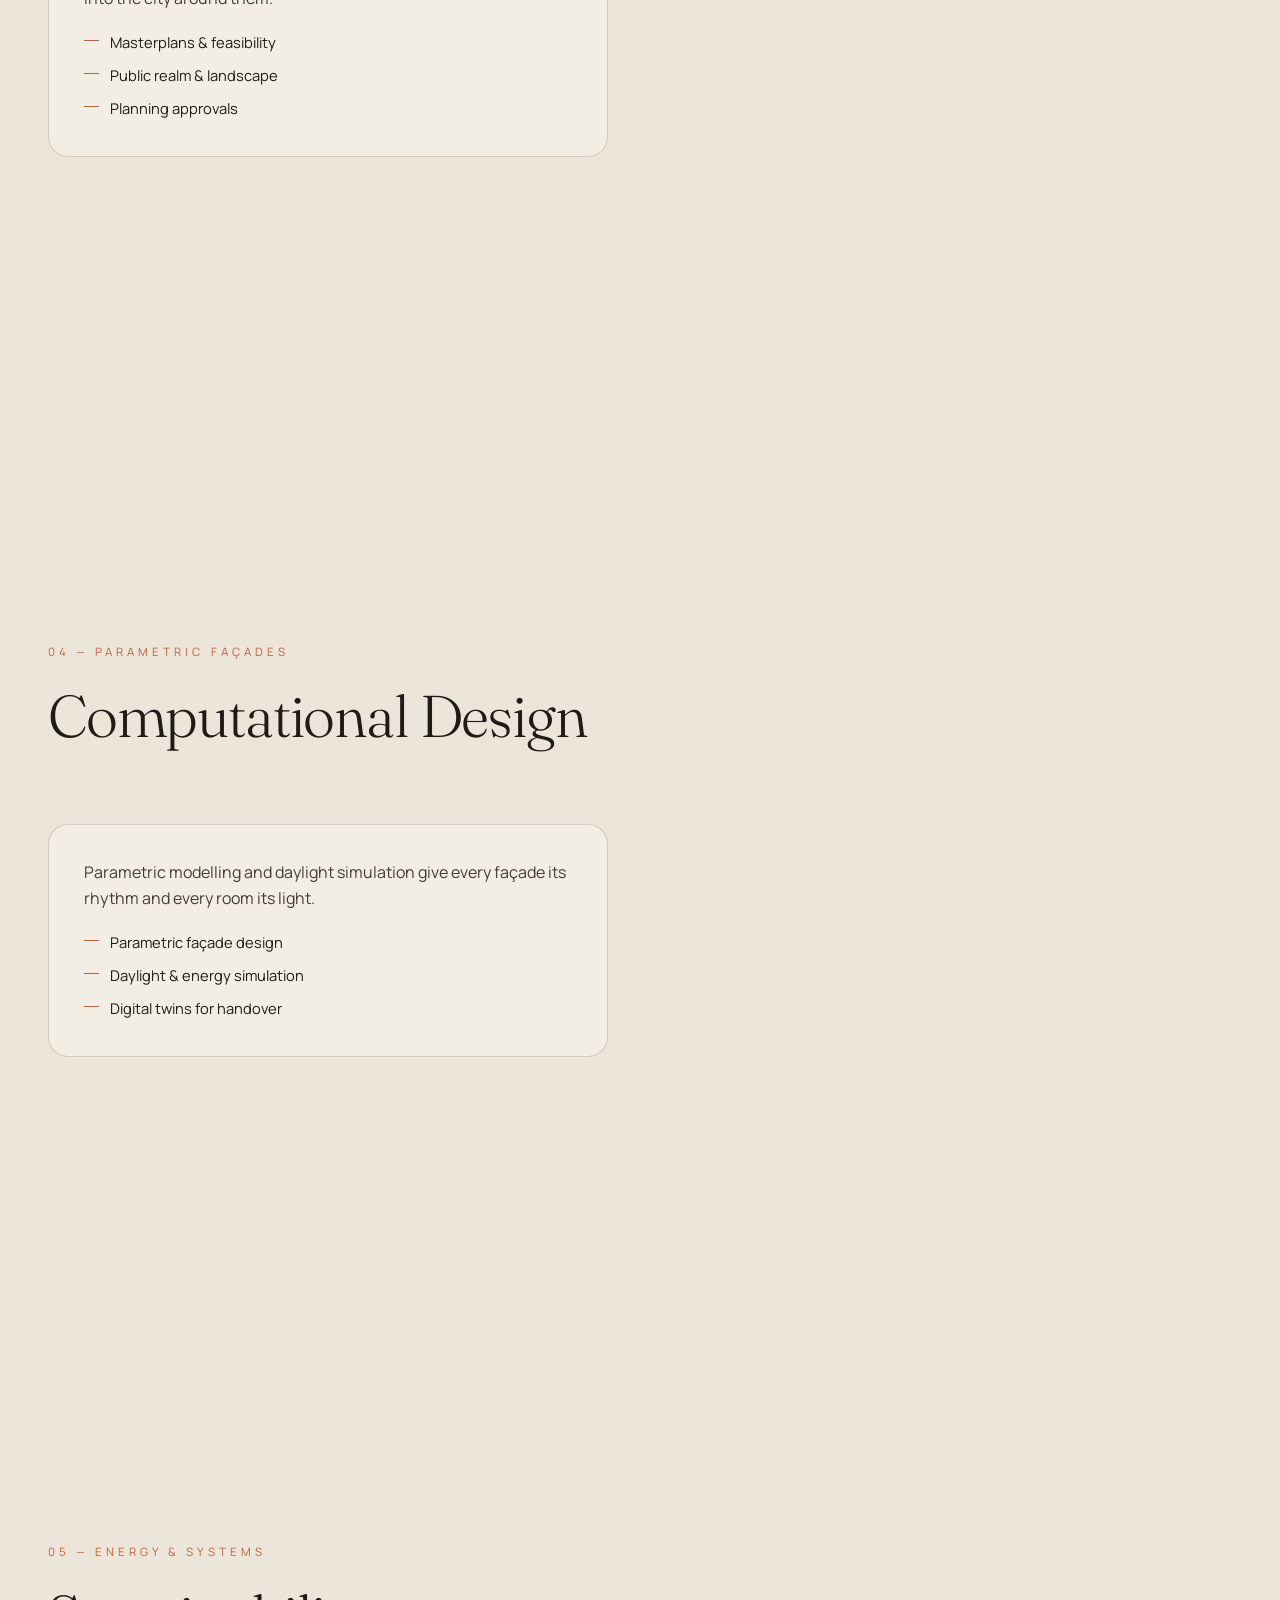
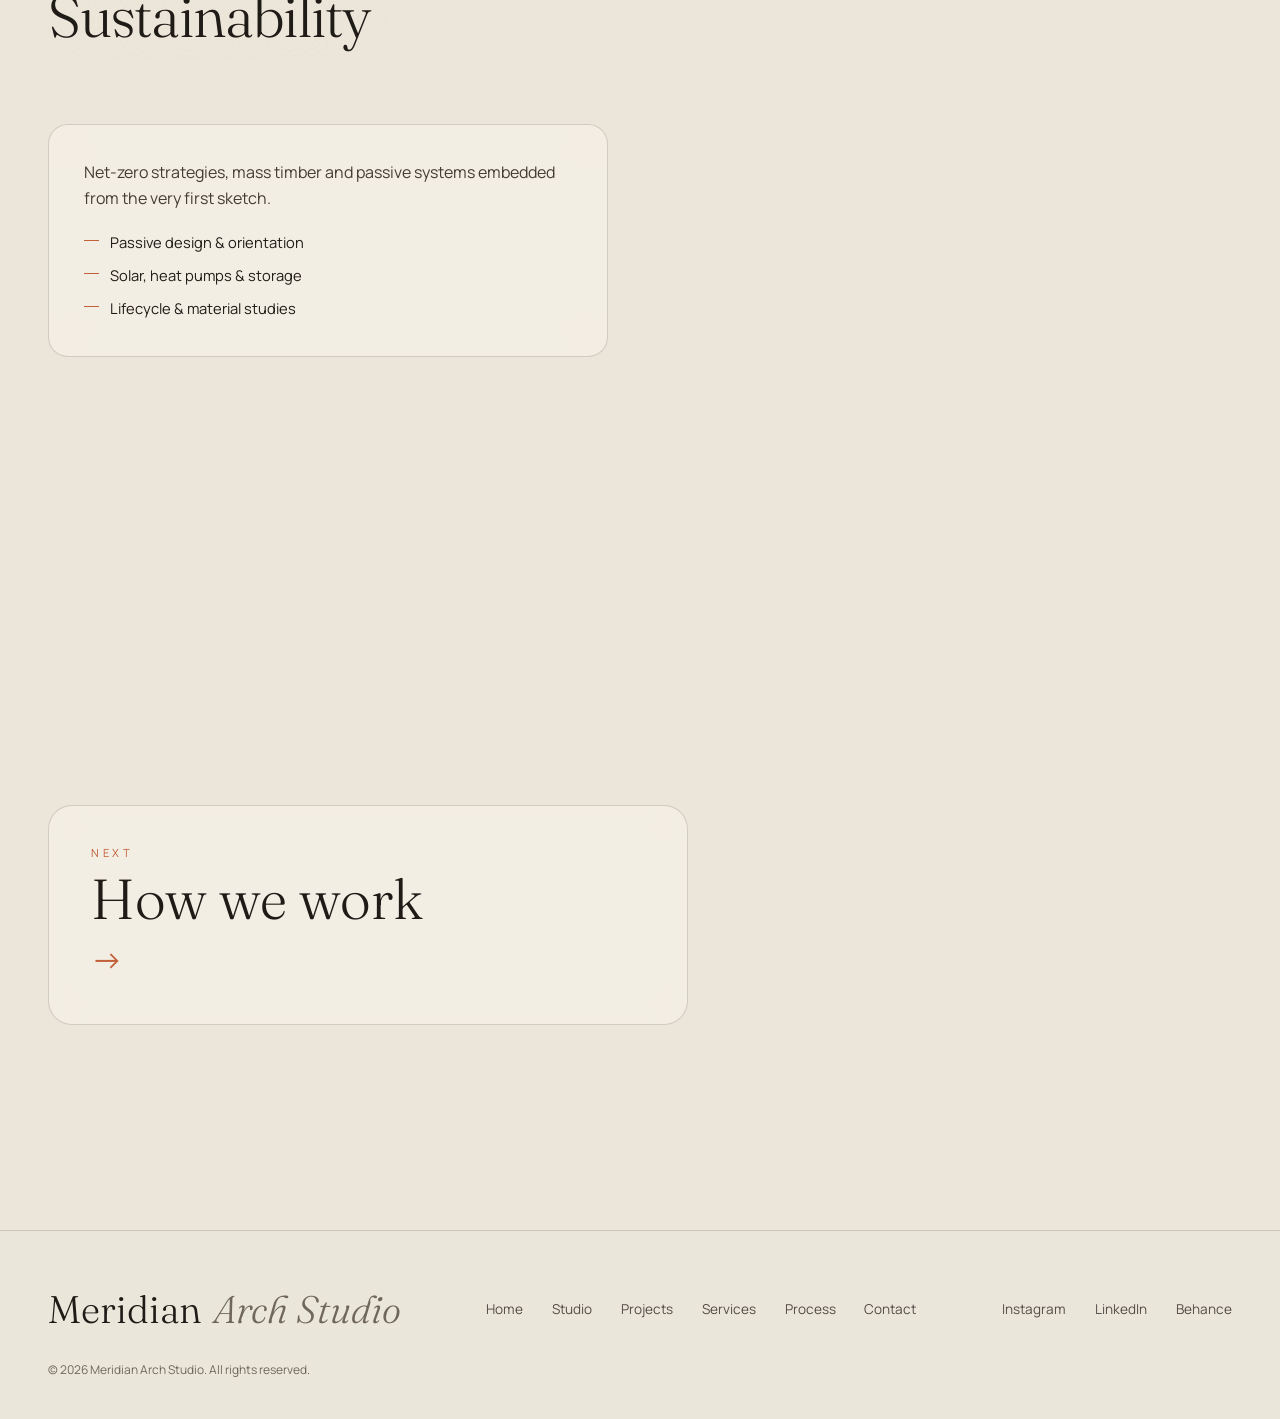
<file: services.html>
<!DOCTYPE html>
<html lang="en">
<head>
  <meta charset="UTF-8" />
  <meta name="viewport" content="width=device-width, initial-scale=1.0" />
  <title>Services — Meridian Arch Studio</title>
  <meta name="description" content="Architecture, interior design, urban planning, computational design and sustainability." />
  <link rel="preconnect" href="https://fonts.googleapis.com" />
  <link rel="preconnect" href="https://fonts.gstatic.com" crossorigin />
  <link href="https://fonts.googleapis.com/css2?family=Fraunces:ital,opsz,wght@0,9..144,300;0,9..144,400;1,9..144,300&family=Manrope:wght@300;400;500;600&display=swap" rel="stylesheet" />
  <link rel="stylesheet" href="styles.css?v=10" />
  <link rel="icon" href="data:image/svg+xml,%3Csvg xmlns='http://www.w3.org/2000/svg' viewBox='0 0 32 32'%3E%3Cpath d='M4 28 16 4l12 24' fill='none' stroke='%23c2603a' stroke-width='3'/%3E%3C/svg%3E" />
</head>
<body class="theme-clay">
  <div class="loader" id="loader">
    <div class="loader__inner">
      <svg class="loader__mark" viewBox="0 0 120 120" aria-hidden="true">
        <path d="M10 110 L60 10 L110 110" />
        <path d="M32 110 L60 54 L88 110" />
        <line x1="4" y1="110" x2="116" y2="110" />
      </svg>
      <div class="loader__count"><span id="loaderCount">0</span>%</div>
      <div class="loader__label">Meridian Arch Studio</div>
    </div>
  </div>

  <canvas id="scene" aria-hidden="true"></canvas>
  <div class="vignette" aria-hidden="true"></div>
  <div class="grain" aria-hidden="true"></div>
  <div class="cursor" id="cursor" aria-hidden="true"></div>
  <div class="cursor-dot" id="cursorDot" aria-hidden="true"></div>

  <header class="nav" id="nav">
    <a href="index.html" class="nav__logo" data-hover>
      <svg viewBox="0 0 32 32" aria-hidden="true"><path d="M4 28 16 4l12 24M10 28l6-12 6 12" /></svg>
      <span>Meridian<em>Arch Studio</em></span>
    </a>
    <nav class="nav__links" id="navLinks">
      <a href="index.html" data-hover>Home</a>
      <a href="studio.html" data-hover>Studio</a>
      <a href="projects.html" data-hover>Projects</a>
      <a href="services.html" aria-current="page" data-hover>Services</a>
      <a href="process.html" data-hover>Process</a>
      <a href="contact.html" class="nav__cta" data-hover>Start a project</a>
    </nav>
    <button class="nav__burger" id="burger" aria-label="Toggle menu" aria-expanded="false"><span></span><span></span></button>
  </header>

  <div class="progress" aria-hidden="true"><div class="progress__bar" id="progressBar"></div></div>
  <div class="room" aria-live="polite">
    <span class="room__num" id="roomNum">01</span>
    <span class="room__line"></span>
    <span class="room__name" id="roomName">Assembled</span>
  </div>

  <main id="top">
    <section class="hero section" data-scene="0">
      <div class="hero__content">
        <p class="eyebrow reveal">Services</p>
        <h1 class="hero__title"><span class="line"><span class="word">One practice.</span></span><span class="line"><span class="word"><em>Every layer</em></span></span><span class="line"><span class="word">of a building.</span></span></h1>
        <p class="hero__sub reveal">A building is made of layers: site, structure, envelope, interiors and systems. We design them together. Scroll to pull the model apart.</p>
        <div class="hero__actions reveal"><a href="#s1" class="btn btn--solid magnetic" data-hover><span>Explore the layers</span></a><a href="contact.html" class="btn btn--ghost magnetic" data-hover><span>Start a project</span></a></div>
      </div>
      <div class="hero__meta reveal">
        <div><strong>5 disciplines</strong><span>One integrated team</span></div>
        <div class="scroll-hint"><span>Scroll</span><i></i></div>
      </div>
    </section>
    <section class="section service-step" id="s1" data-scene="1">
      <div class="container">
        <div class="section-head"><p class="eyebrow reveal">01 — Structure & form</p><h2 class="title reveal">Architecture</h2></div>
        <div class="panel glass reveal"><p>From first concept to construction drawings, we design buildings that are simple in form and generous in light.</p><ul class="ticks"><li>Concept & schematic design</li><li>Detailed design & documentation</li><li>Construction administration</li></ul></div>
      </div>
    </section>
    <section class="section service-step" id="s2" data-scene="2">
      <div class="container">
        <div class="section-head"><p class="eyebrow reveal">02 — Rooms & materials</p><h2 class="title reveal">Interior Design</h2></div>
        <div class="panel glass reveal"><p>Spaces, furniture and material palettes composed as one continuous experience, down to the last lamp.</p><ul class="ticks"><li>Space planning</li><li>Bespoke furniture & joinery</li><li>Lighting, art & styling</li></ul></div>
      </div>
    </section>
    <section class="section service-step" id="s3" data-scene="3">
      <div class="container">
        <div class="section-head"><p class="eyebrow reveal">03 — Sites & context</p><h2 class="title reveal">Urban Planning</h2></div>
        <div class="panel glass reveal"><p>Masterplans and public realm strategies that knit buildings back into the city around them.</p><ul class="ticks"><li>Masterplans & feasibility</li><li>Public realm & landscape</li><li>Planning approvals</li></ul></div>
      </div>
    </section>
    <section class="section service-step" id="s4" data-scene="4">
      <div class="container">
        <div class="section-head"><p class="eyebrow reveal">04 — Parametric façades</p><h2 class="title reveal">Computational Design</h2></div>
        <div class="panel glass reveal"><p>Parametric modelling and daylight simulation give every façade its rhythm and every room its light.</p><ul class="ticks"><li>Parametric façade design</li><li>Daylight & energy simulation</li><li>Digital twins for handover</li></ul></div>
      </div>
    </section>
    <section class="section service-step" id="s5" data-scene="5">
      <div class="container">
        <div class="section-head"><p class="eyebrow reveal">05 — Energy & systems</p><h2 class="title reveal">Sustainability</h2></div>
        <div class="panel glass reveal"><p>Net-zero strategies, mass timber and passive systems embedded from the very first sketch.</p><ul class="ticks"><li>Passive design & orientation</li><li>Solar, heat pumps & storage</li><li>Lifecycle & material studies</li></ul></div>
      </div>
    </section>
    <section class="section nextpage" data-scene="6">
      <div class="container">
        <a href="process.html" class="nextlink reveal" data-hover>
          <span class="nextlink__k">Next</span>
          <span class="nextlink__t">How we work</span>
          <span class="nextlink__a" aria-hidden="true">→</span>
        </a>
      </div>
    </section>
  </main>

  <footer class="footer">
    <div class="container footer__inner">
      <span class="footer__big">Meridian<em>Arch Studio</em></span>
      <div class="footer__links footer__pages"><a href="index.html" data-hover>Home</a><a href="studio.html" data-hover>Studio</a><a href="projects.html" data-hover>Projects</a><a href="services.html" data-hover>Services</a><a href="process.html" data-hover>Process</a><a href="contact.html" data-hover>Contact</a></div>
      <div class="footer__links">
        <a href="#" data-hover>Instagram</a><a href="#" data-hover>LinkedIn</a><a href="#" data-hover>Behance</a>
      </div>
      <span class="footer__copy">© <span id="year"></span> Meridian Arch Studio. All rights reserved.</span>
    </div>
  </footer>

  <script type="importmap">
    { "imports": { "three": "./vendor/three.module.min.js", "three/addons/": "./vendor/addons/" } }
  </script>
  <script type="module" src="services.js?v=10"></script>
</body>
</html>
</file>
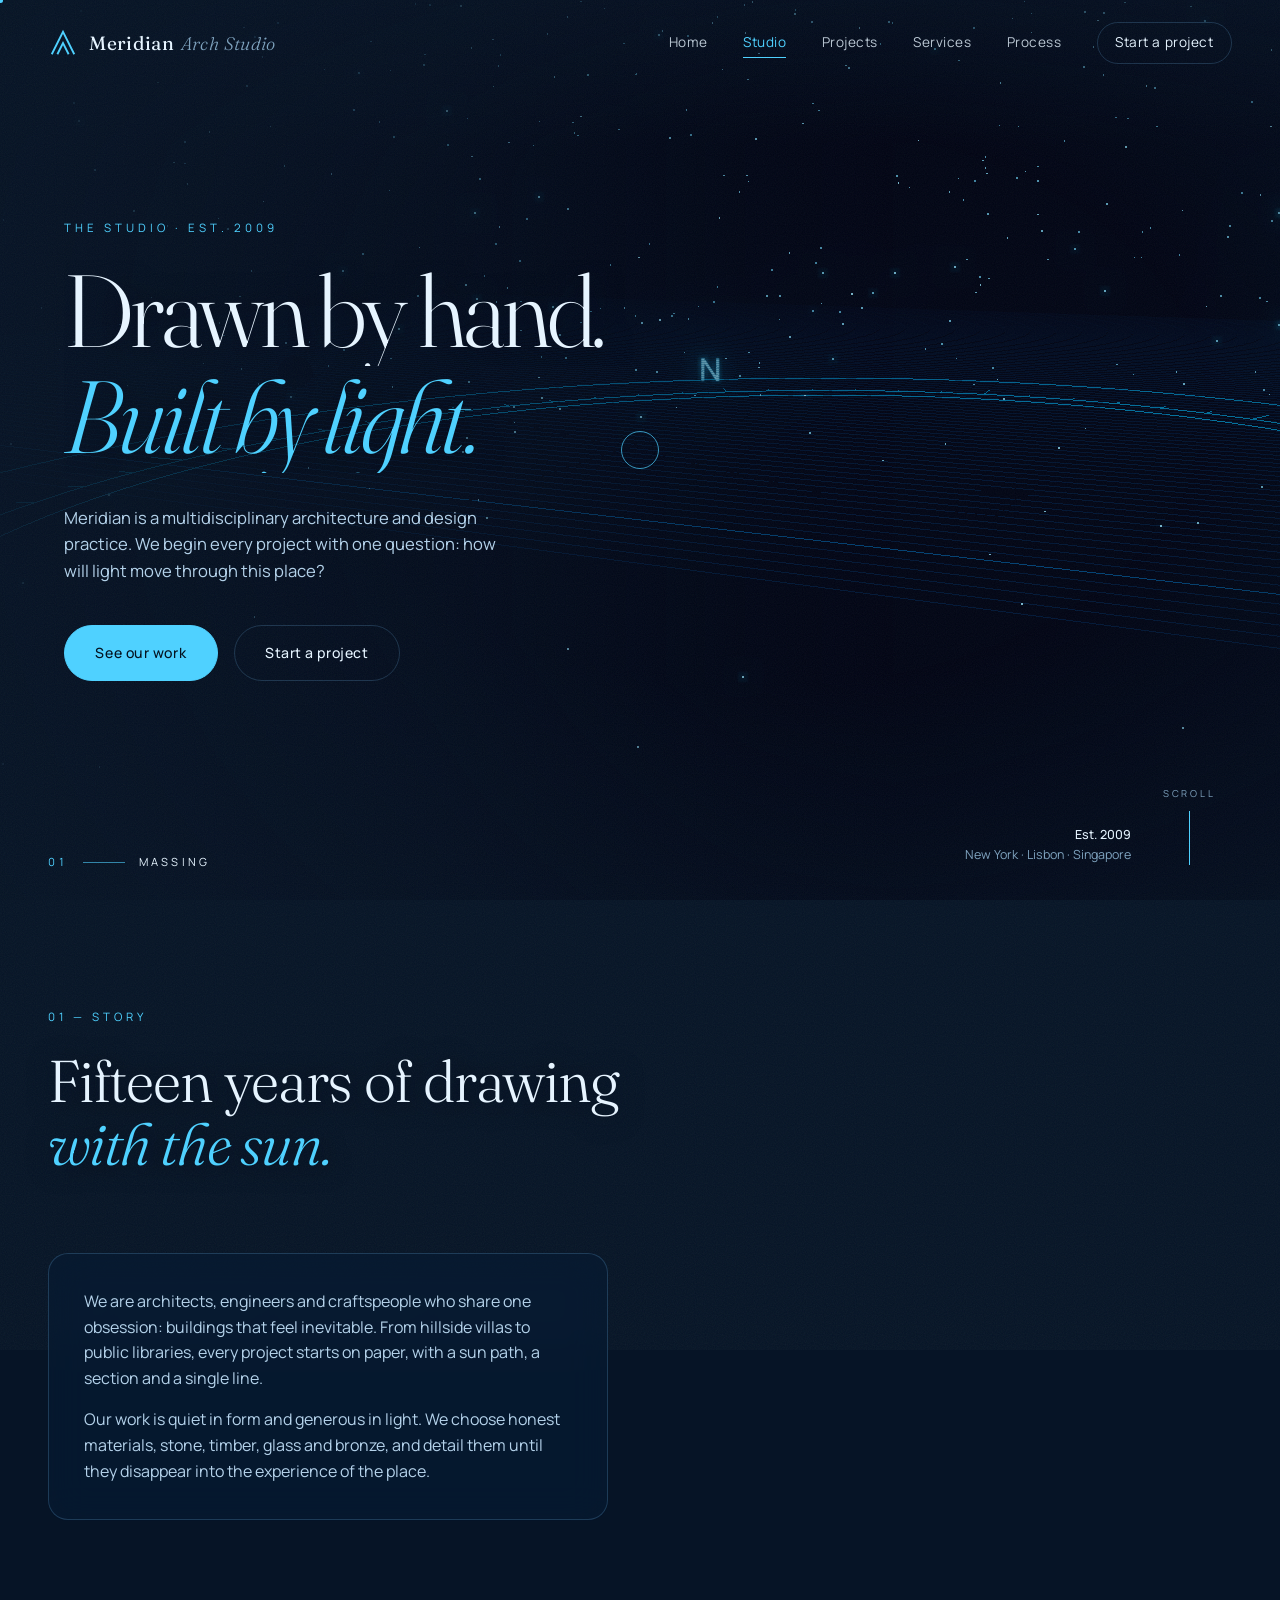
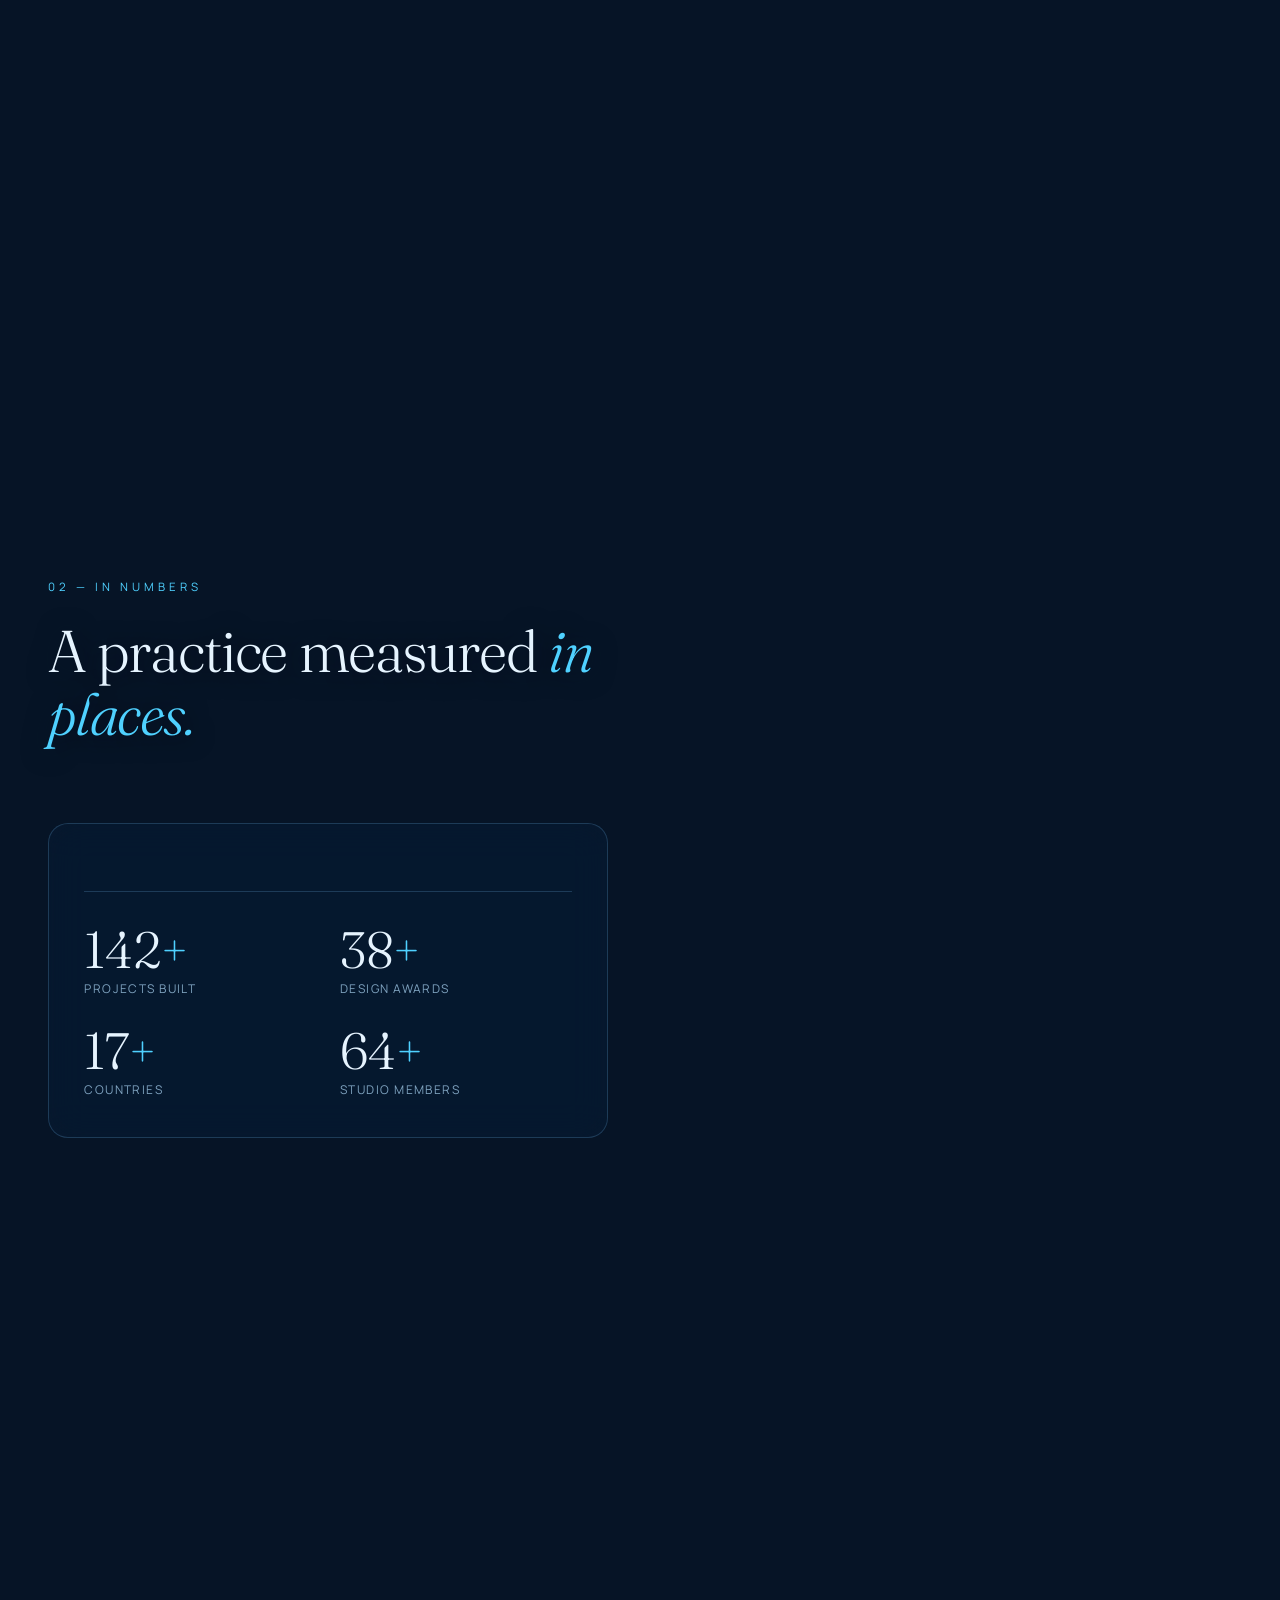
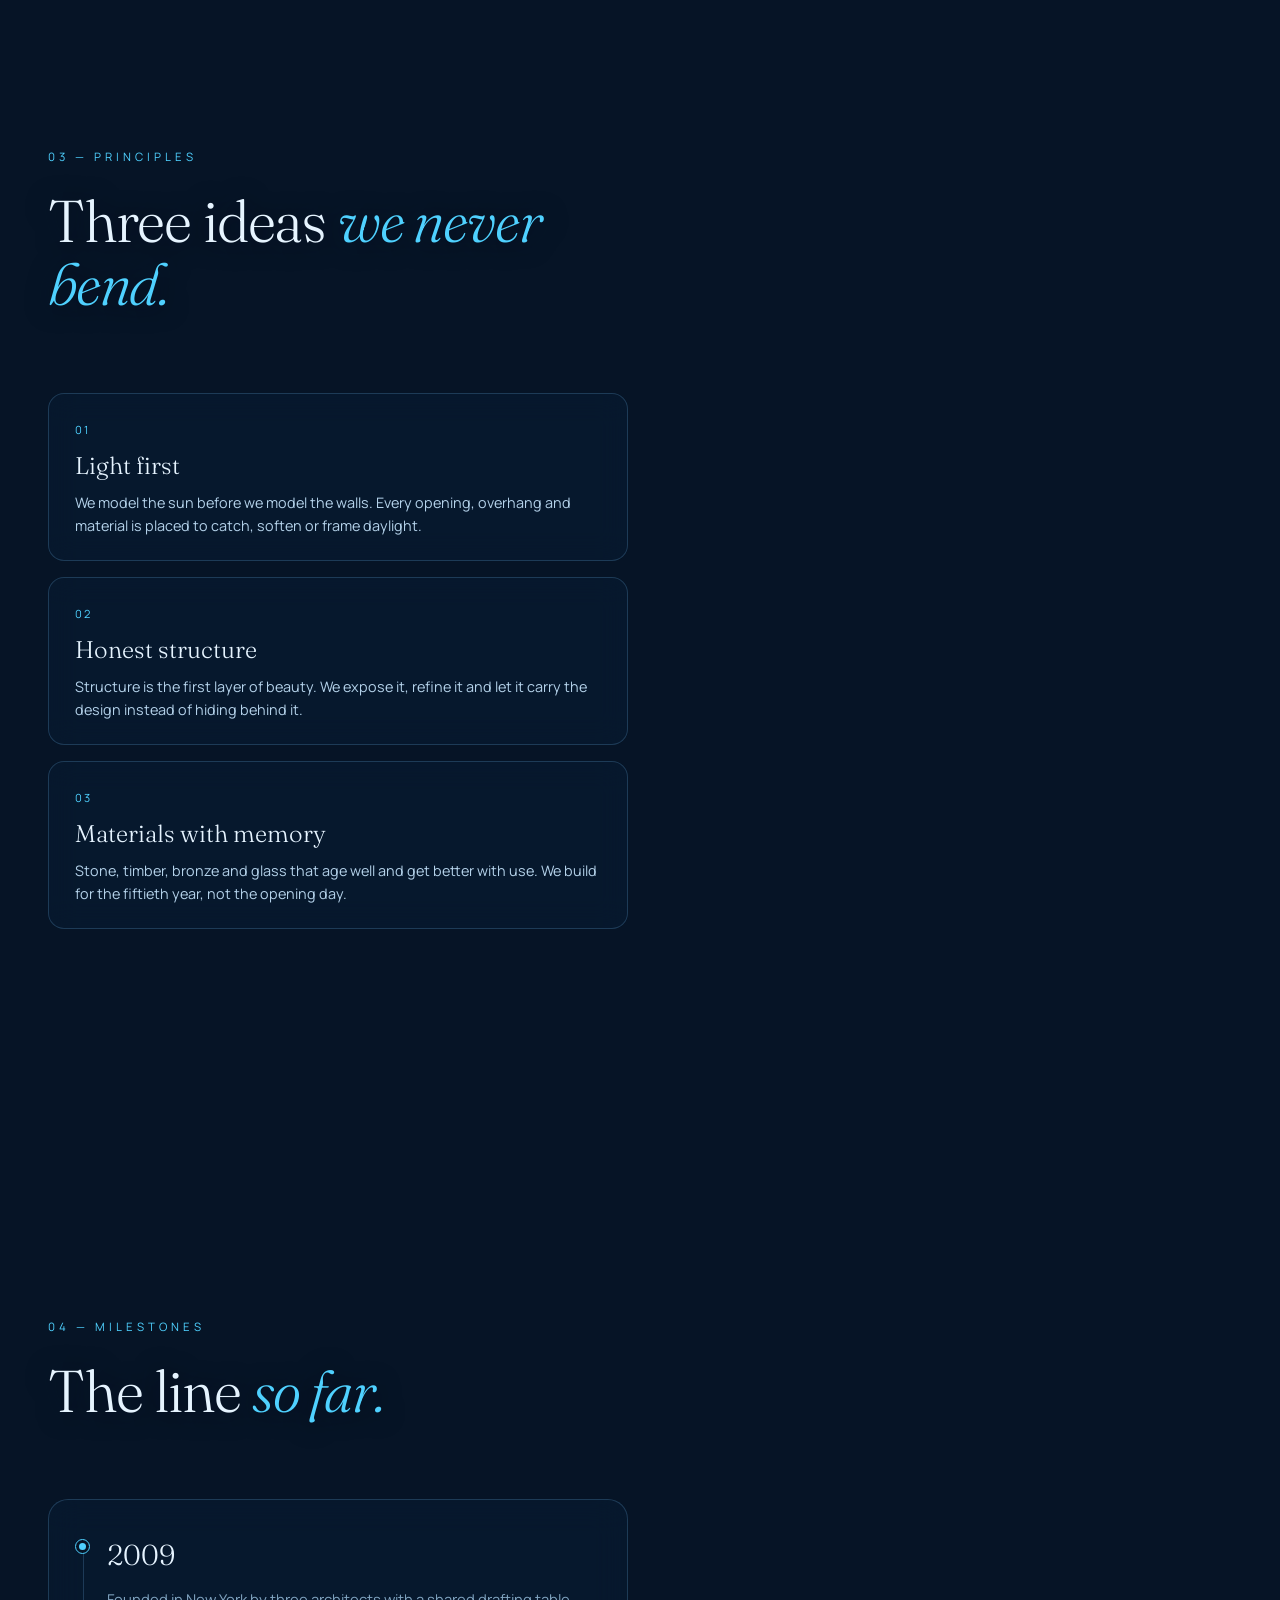
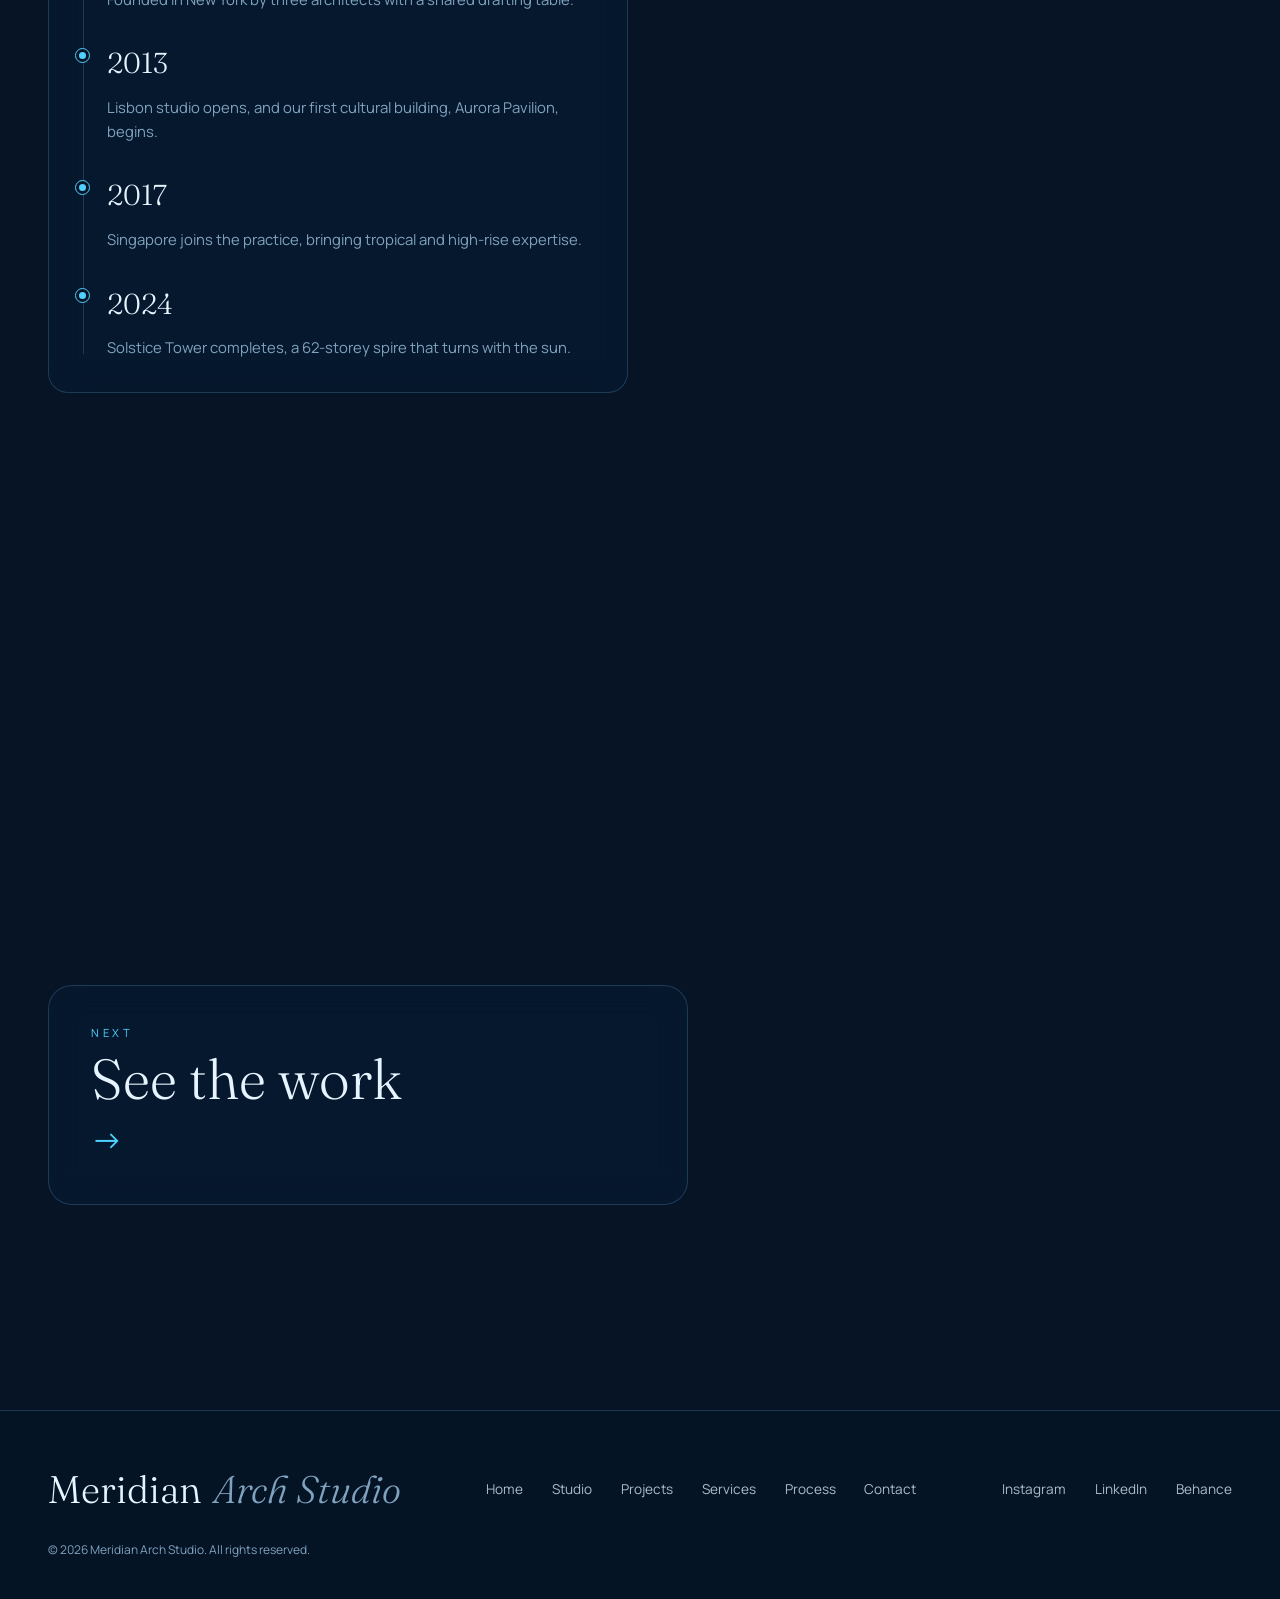
<file: studio.html>
<!DOCTYPE html>
<html lang="en">
<head>
  <meta charset="UTF-8" />
  <meta name="viewport" content="width=device-width, initial-scale=1.0" />
  <title>The Studio — Meridian Arch Studio</title>
  <meta name="description" content="Meridian Arch Studio is a multidisciplinary architecture practice shaping light, structure and space." />
  <link rel="preconnect" href="https://fonts.googleapis.com" />
  <link rel="preconnect" href="https://fonts.gstatic.com" crossorigin />
  <link href="https://fonts.googleapis.com/css2?family=Fraunces:ital,opsz,wght@0,9..144,300;0,9..144,400;1,9..144,300&family=Manrope:wght@300;400;500;600&display=swap" rel="stylesheet" />
  <link rel="stylesheet" href="styles.css?v=10" />
  <link rel="icon" href="data:image/svg+xml,%3Csvg xmlns='http://www.w3.org/2000/svg' viewBox='0 0 32 32'%3E%3Cpath d='M4 28 16 4l12 24' fill='none' stroke='%234fd1ff' stroke-width='3'/%3E%3C/svg%3E" />
</head>
<body class="theme-blueprint">
  <div class="loader" id="loader">
    <div class="loader__inner">
      <svg class="loader__mark" viewBox="0 0 120 120" aria-hidden="true">
        <path d="M10 110 L60 10 L110 110" />
        <path d="M32 110 L60 54 L88 110" />
        <line x1="4" y1="110" x2="116" y2="110" />
      </svg>
      <div class="loader__count"><span id="loaderCount">0</span>%</div>
      <div class="loader__label">Meridian Arch Studio</div>
    </div>
  </div>

  <canvas id="scene" aria-hidden="true"></canvas>
  <div class="vignette" aria-hidden="true"></div>
  <div class="grain" aria-hidden="true"></div>
  <div class="cursor" id="cursor" aria-hidden="true"></div>
  <div class="cursor-dot" id="cursorDot" aria-hidden="true"></div>

  <header class="nav" id="nav">
    <a href="index.html" class="nav__logo" data-hover>
      <svg viewBox="0 0 32 32" aria-hidden="true"><path d="M4 28 16 4l12 24M10 28l6-12 6 12" /></svg>
      <span>Meridian<em>Arch Studio</em></span>
    </a>
    <nav class="nav__links" id="navLinks">
      <a href="index.html" data-hover>Home</a>
      <a href="studio.html" aria-current="page" data-hover>Studio</a>
      <a href="projects.html" data-hover>Projects</a>
      <a href="services.html" data-hover>Services</a>
      <a href="process.html" data-hover>Process</a>
      <a href="contact.html" class="nav__cta" data-hover>Start a project</a>
    </nav>
    <button class="nav__burger" id="burger" aria-label="Toggle menu" aria-expanded="false"><span></span><span></span></button>
  </header>

  <div class="progress" aria-hidden="true"><div class="progress__bar" id="progressBar"></div></div>
  <div class="room" aria-live="polite">
    <span class="room__num" id="roomNum">01</span>
    <span class="room__line"></span>
    <span class="room__name" id="roomName">Elevation</span>
  </div>

  <main id="top">
    <section class="hero section" data-scene="0">
      <div class="hero__content">
        <p class="eyebrow reveal">The Studio · Est. 2009</p>
        <h1 class="hero__title"><span class="line"><span class="word">Drawn by hand.</span></span><span class="line"><span class="word"><em>Built by light.</em></span></span></h1>
        <p class="hero__sub reveal">Meridian is a multidisciplinary architecture and design practice. We begin every project with one question: how will light move through this place?</p>
        <div class="hero__actions reveal"><a href="projects.html" class="btn btn--solid magnetic" data-hover><span>See our work</span></a><a href="contact.html" class="btn btn--ghost magnetic" data-hover><span>Start a project</span></a></div>
      </div>
      <div class="hero__meta reveal">
        <div><strong>Est. 2009</strong><span>New York · Lisbon · Singapore</span></div>
        <div class="scroll-hint"><span>Scroll</span><i></i></div>
      </div>
    </section>
    <section class="section " id="story" data-scene="1">
      <div class="container">
        <div class="section-head">
          <p class="eyebrow reveal">01 — Story</p>
          <h2 class="title reveal">Fifteen years of drawing <em>with the sun.</em></h2>
        </div>
        <div class="panel glass reveal ">
          <p>We are architects, engineers and craftspeople who share one obsession: buildings that feel inevitable. From hillside villas to public libraries, every project starts on paper, with a sun path, a section and a single line.</p>
          <p>Our work is quiet in form and generous in light. We choose honest materials, stone, timber, glass and bronze, and detail them until they disappear into the experience of the place.</p>
        </div>
      </div>
    </section>
    <section class="section " data-scene="2">
      <div class="container">
        <div class="section-head">
          <p class="eyebrow reveal">02 — In numbers</p>
          <h2 class="title reveal">A practice measured <em>in places.</em></h2>
        </div>
        <div class="panel glass reveal ">
          <div class="stats">
            <div class="stat"><span class="stat__num" data-count="142">0</span><span class="stat__label">Projects built</span></div>
            <div class="stat"><span class="stat__num" data-count="38">0</span><span class="stat__label">Design awards</span></div>
            <div class="stat"><span class="stat__num" data-count="17">0</span><span class="stat__label">Countries</span></div>
            <div class="stat"><span class="stat__num" data-count="64">0</span><span class="stat__label">Studio members</span></div>
          </div>
        </div>
      </div>
    </section>
    <section class="section " data-scene="3">
      <div class="container">
        <div class="section-head">
          <p class="eyebrow reveal">03 — Principles</p>
          <h2 class="title reveal">Three ideas <em>we never bend.</em></h2>
        </div>
        <div class="principles">
          <div class="principle reveal"><span>01</span><h3>Light first</h3><p>We model the sun before we model the walls. Every opening, overhang and material is placed to catch, soften or frame daylight.</p></div>
          <div class="principle reveal"><span>02</span><h3>Honest structure</h3><p>Structure is the first layer of beauty. We expose it, refine it and let it carry the design instead of hiding behind it.</p></div>
          <div class="principle reveal"><span>03</span><h3>Materials with memory</h3><p>Stone, timber, bronze and glass that age well and get better with use. We build for the fiftieth year, not the opening day.</p></div>
        </div>
      </div>
    </section>
    <section class="section " data-scene="4">
      <div class="container">
        <div class="section-head">
          <p class="eyebrow reveal">04 — Milestones</p>
          <h2 class="title reveal">The line <em>so far.</em></h2>
        </div>
        <div class="timeline">
          <div class="timeline__line"><i id="timelineFill"></i></div>
          <div class="step reveal"><span class="step__dot"></span><h4>2009</h4><p>Founded in New York by three architects with a shared drafting table.</p></div>
          <div class="step reveal"><span class="step__dot"></span><h4>2013</h4><p>Lisbon studio opens, and our first cultural building, Aurora Pavilion, begins.</p></div>
          <div class="step reveal"><span class="step__dot"></span><h4>2017</h4><p>Singapore joins the practice, bringing tropical and high-rise expertise.</p></div>
          <div class="step reveal"><span class="step__dot"></span><h4>2024</h4><p>Solstice Tower completes, a 62-storey spire that turns with the sun.</p></div>
        </div>
      </div>
    </section>
    <section class="section nextpage" data-scene="5">
      <div class="container">
        <a href="projects.html" class="nextlink reveal" data-hover>
          <span class="nextlink__k">Next</span>
          <span class="nextlink__t">See the work</span>
          <span class="nextlink__a" aria-hidden="true">→</span>
        </a>
      </div>
    </section>
  </main>

  <footer class="footer">
    <div class="container footer__inner">
      <span class="footer__big">Meridian<em>Arch Studio</em></span>
      <div class="footer__links footer__pages"><a href="index.html" data-hover>Home</a><a href="studio.html" data-hover>Studio</a><a href="projects.html" data-hover>Projects</a><a href="services.html" data-hover>Services</a><a href="process.html" data-hover>Process</a><a href="contact.html" data-hover>Contact</a></div>
      <div class="footer__links">
        <a href="#" data-hover>Instagram</a><a href="#" data-hover>LinkedIn</a><a href="#" data-hover>Behance</a>
      </div>
      <span class="footer__copy">© <span id="year"></span> Meridian Arch Studio. All rights reserved.</span>
    </div>
  </footer>

  <script type="importmap">
    { "imports": { "three": "./vendor/three.module.min.js", "three/addons/": "./vendor/addons/" } }
  </script>
  <script type="module" src="studio.js?v=10"></script>
</body>
</html>
</file>
<file: styles.css>
:root {
  --bg: #0b0c0f;
  --bg-rgb: 11, 12, 15;
  --bg-2: #121318;
  --ink: #ece7df;
  --ink-soft: #c1bbb0;
  --muted: #9a958c;
  --line: rgba(236, 231, 223, 0.14);
  --accent: #d9a45b;
  --accent-rgb: 217, 164, 91;
  --accent-2: #7fb3c9;
  --glass: rgba(18, 19, 24, 0.55);
  --on-accent: #0b0c0f;
  --serif: "Fraunces", "Iowan Old Style", Georgia, serif;
  --sans: "Manrope", system-ui, -apple-system, "Segoe UI", sans-serif;
  --ease: cubic-bezier(0.19, 1, 0.22, 1);
}

/* ---------- Page themes ---------- */
/* Studio — blueprint */
.theme-blueprint {
  --bg: #061426; --bg-rgb: 6, 20, 38; --bg-2: #0a2036; --ink: #e6f4ff; --ink-soft: #b4d2ea; --muted: #7fa3bf;
  --line: rgba(127, 200, 255, 0.2); --accent: #4fd1ff; --accent-rgb: 79, 209, 255; --accent-2: #b6ecff;
  --glass: rgba(8, 28, 50, 0.6); --on-accent: #04121f;
}
/* Projects — showroom */
.theme-showroom {
  --bg: #0d0b0a; --bg-rgb: 13, 11, 10; --bg-2: #171310; --ink: #f1ebe2; --ink-soft: #cdc4b6; --muted: #a0958a;
  --line: rgba(241, 235, 226, 0.14); --accent: #e0b070; --accent-rgb: 224, 176, 112; --accent-2: #c88a5a;
  --glass: rgba(24, 19, 15, 0.6);
}
/* Services — clay model (light) */
.theme-clay {
  --bg: #ece6da; --bg-rgb: 236, 230, 218; --bg-2: #e2dbcc; --ink: #1f1b17; --ink-soft: #443d35; --muted: #6f675c;
  --line: rgba(31, 27, 23, 0.16); --accent: #c2603a; --accent-rgb: 194, 96, 58; --accent-2: #3d6f7a;
  --glass: rgba(246, 241, 232, 0.66); --on-accent: #fff8f0;
}
/* Process — site & construction */
.theme-site {
  --bg: #0e1013; --bg-rgb: 14, 16, 19; --bg-2: #171a1f; --ink: #eceae6; --ink-soft: #c2c0ba; --muted: #97968f;
  --line: rgba(236, 234, 230, 0.14); --accent: #ff8a3d; --accent-rgb: 255, 138, 61; --accent-2: #ffd08a;
  --glass: rgba(20, 22, 26, 0.62); --on-accent: #140a02;
}
/* Contact — globe */
.theme-globe {
  --bg: #050a18; --bg-rgb: 5, 10, 24; --bg-2: #0a1428; --ink: #eaf0ff; --ink-soft: #b9c6e6; --muted: #8393b8;
  --line: rgba(160, 190, 255, 0.18); --accent: #f0c27a; --accent-rgb: 240, 194, 122; --accent-2: #7fa8ff;
  --glass: rgba(10, 18, 40, 0.62);
}

*, *::before, *::after { box-sizing: border-box; margin: 0; padding: 0; }
html { scroll-behavior: smooth; -webkit-text-size-adjust: 100%; }
body {
  background: var(--bg);
  color: var(--ink);
  font-family: var(--sans);
  font-weight: 400;
  line-height: 1.6;
  overflow-x: hidden;
  -webkit-font-smoothing: antialiased;
}
body.loading { overflow: hidden; }
a { color: inherit; text-decoration: none; }
em { font-family: var(--serif); font-style: italic; font-weight: 300; color: var(--accent); }
::selection { background: var(--accent); color: var(--bg); }

/* ---------- Canvas & overlays ---------- */
#scene { position: fixed; inset: 0; width: 100%; height: 100%; z-index: 0; display: block; }
.vignette {
  position: fixed; inset: 0; z-index: 1; pointer-events: none;
  background:
    linear-gradient(90deg, rgba(var(--bg-rgb), 0.82) 0%, rgba(var(--bg-rgb), 0.5) 34%, rgba(var(--bg-rgb), 0.1) 58%, transparent 70%),
    linear-gradient(180deg, rgba(var(--bg-rgb), 0.45) 0%, transparent 16%),
    radial-gradient(ellipse at 60% 45%, transparent 40%, rgba(var(--bg-rgb), 0.8) 100%);
}
.grain {
  position: fixed; inset: -50%; z-index: 2; pointer-events: none; opacity: 0.06;
  background-image: url("data:image/svg+xml,%3Csvg xmlns='http://www.w3.org/2000/svg' width='160' height='160'%3E%3Cfilter id='n'%3E%3CfeTurbulence type='fractalNoise' baseFrequency='.9' numOctaves='2' stitchTiles='stitch'/%3E%3C/filter%3E%3Crect width='100%25' height='100%25' filter='url(%23n)'/%3E%3C/svg%3E");
  animation: grain 1.2s steps(6) infinite;
}
@keyframes roomIn { from { opacity: 0; transform: translateY(8px); } }
@keyframes grain {
  0% { transform: translate(0, 0); } 20% { transform: translate(-4%, 3%); } 40% { transform: translate(3%, -2%); }
  60% { transform: translate(-2%, -4%); } 80% { transform: translate(4%, 2%); } 100% { transform: translate(0, 0); }
}
main, .footer, .nav, .progress, .room { position: relative; z-index: 3; }

/* ---------- Loader ---------- */
.loader {
  position: fixed; inset: 0; z-index: 100; background: var(--bg);
  display: grid; place-items: center;
  transition: clip-path 1.2s var(--ease), visibility 0s 1.2s;
  clip-path: inset(0 0 0 0);
}
.loader.done { clip-path: inset(0 0 100% 0); visibility: hidden; }
.loader__inner { text-align: center; }
.loader__mark { width: 90px; height: 90px; fill: none; stroke: var(--accent); stroke-width: 2; }
.loader__mark path, .loader__mark line { stroke-dasharray: 300; stroke-dashoffset: 300; animation: draw 1.6s var(--ease) forwards; }
.loader__mark path:nth-child(2) { animation-delay: 0.3s; }
.loader__mark line { animation-delay: 0.5s; }
.loader__count { font-family: var(--serif); font-size: 3rem; font-weight: 300; margin-top: 1rem; }
.loader__label { letter-spacing: 0.4em; text-transform: uppercase; font-size: 0.7rem; color: var(--muted); }
@keyframes draw { to { stroke-dashoffset: 0; } }

/* ---------- Cursor ---------- */
.cursor, .cursor-dot { position: fixed; top: 0; left: 0; pointer-events: none; z-index: 90; border-radius: 50%; }
.cursor {
  width: 38px; height: 38px; margin: -19px 0 0 -19px; border: 1px solid rgba(var(--accent-rgb), 0.7);
  transition: width 0.35s var(--ease), height 0.35s var(--ease), margin 0.35s var(--ease), background 0.35s;
}
.cursor.hover { width: 70px; height: 70px; margin: -35px 0 0 -35px; background: rgba(var(--accent-rgb), 0.12); }
.cursor-dot { width: 5px; height: 5px; margin: -2.5px 0 0 -2.5px; background: var(--accent); }
@media (hover: none), (pointer: coarse) { .cursor, .cursor-dot { display: none; } }

/* ---------- Nav ---------- */
.nav {
  position: fixed; top: 0; left: 0; right: 0; z-index: 50;
  display: flex; align-items: center; justify-content: space-between;
  padding: 1.4rem clamp(1rem, 4vw, 3rem);
  transition: background 0.5s, padding 0.5s var(--ease), backdrop-filter 0.5s;
}
.nav.scrolled { background: rgba(var(--bg-rgb), 0.6); backdrop-filter: blur(14px); -webkit-backdrop-filter: blur(14px); padding-block: 0.9rem; border-bottom: 1px solid var(--line); }
.nav__logo { display: flex; align-items: center; gap: 0.7rem; font-family: var(--serif); font-size: 1.2rem; letter-spacing: 0.02em; }
.nav__logo svg { width: 30px; height: 30px; fill: none; stroke: var(--accent); stroke-width: 2; }
.nav__logo em { margin-left: 0.35em; color: var(--muted); font-size: 0.95em; }
.nav__links { display: flex; align-items: center; gap: 2.2rem; font-size: 0.85rem; letter-spacing: 0.04em; }
.nav__links a { position: relative; opacity: 0.8; transition: opacity 0.3s; }
.nav__links a:hover { opacity: 1; }
.nav__links a:not(.nav__cta)::after {
  content: ""; position: absolute; left: 0; bottom: -4px; width: 100%; height: 1px; background: var(--accent);
  transform: scaleX(0); transform-origin: right; transition: transform 0.5s var(--ease);
}
.nav__links a:hover::after { transform: scaleX(1); transform-origin: left; }
.nav__cta { border: 1px solid var(--line); padding: 0.55rem 1.1rem; border-radius: 99px; opacity: 1 !important; transition: background 0.3s, color 0.3s, border-color 0.3s; }
.nav__cta:hover { background: var(--accent); color: var(--on-accent); border-color: var(--accent); }
.nav__burger { display: none; background: none; border: 0; width: 34px; height: 34px; position: relative; cursor: pointer; }
.nav__burger span { position: absolute; left: 5px; right: 5px; height: 1.5px; background: var(--ink); transition: transform 0.4s var(--ease), top 0.4s var(--ease); }
.nav__burger span:first-child { top: 12px; }
.nav__burger span:last-child { top: 21px; }
.nav__burger[aria-expanded="true"] span:first-child { top: 16px; transform: rotate(45deg); }
.nav__burger[aria-expanded="true"] span:last-child { top: 16px; transform: rotate(-45deg); }

/* ---------- Progress & room label ---------- */
.progress { position: fixed; top: 0; left: 0; right: 0; height: 2px; z-index: 60; }
.progress__bar { height: 100%; width: 100%; background: linear-gradient(90deg, var(--accent), var(--accent-2)); transform-origin: left; transform: scaleX(0); }
.room {
  position: fixed; left: clamp(1rem, 4vw, 3rem); bottom: 1.8rem; z-index: 40;
  display: flex; align-items: center; gap: 0.9rem; pointer-events: none;
  font-size: 0.7rem; letter-spacing: 0.28em; text-transform: uppercase; color: var(--ink);
}
.room__num { color: var(--accent); font-variant-numeric: tabular-nums; }
.room__line { width: 42px; height: 1px; background: var(--accent); opacity: 0.6; }
.room__name { display: inline-block; animation: roomIn 0.8s var(--ease); }

/* ---------- Layout ---------- */
.section { position: relative; min-height: 100vh; padding: clamp(6rem, 12vh, 10rem) 0; }
.container { width: min(1240px, 100% - 2 * clamp(1rem, 5vw, 3rem)); margin-inline: auto; }
.eyebrow { font-size: 0.72rem; letter-spacing: 0.35em; text-transform: uppercase; color: var(--accent); margin-bottom: 1.4rem; }
.title { text-shadow: 0 2px 24px rgba(var(--bg-rgb), 0.8); font-family: var(--serif); font-weight: 300; font-size: clamp(2.1rem, 4.6vw, 4rem); line-height: 1.08; letter-spacing: -0.02em; max-width: 16ch; }
.title--xl { font-size: clamp(2.6rem, 6.5vw, 5.8rem); }
.section-head { margin-bottom: clamp(3rem, 6vw, 5rem); }
.split { display: grid; grid-template-columns: 1fr 1fr; gap: clamp(2rem, 6vw, 6rem); align-items: center; }
.glass {
  background: var(--glass); border: 1px solid var(--line); border-radius: 20px;
  padding: clamp(1.5rem, 3.5vw, 3rem);
  backdrop-filter: blur(18px) saturate(1.2); -webkit-backdrop-filter: blur(18px) saturate(1.2);
}

/* ---------- Reveal ---------- */
.reveal { opacity: 0; transform: translateY(40px); transition: opacity 1.1s var(--ease), transform 1.1s var(--ease); }
.reveal.in { opacity: 1; transform: none; }

/* ---------- Hero ---------- */
.hero { display: flex; flex-direction: column; justify-content: center; padding-inline: clamp(1rem, 5vw, 4rem); }
.hero__content { max-width: 760px; }
.hero__title { text-shadow: 0 2px 30px rgba(var(--bg-rgb), 0.6); font-family: var(--serif); font-weight: 300; font-size: clamp(2.8rem, 8vw, 7.4rem); line-height: 0.98; letter-spacing: -0.035em; margin-bottom: 2rem; }
.hero__title .line { display: block; overflow: hidden; padding-bottom: 0.06em; }
.hero__title .word { display: inline-block; transform: translateY(110%) rotate(4deg); transform-origin: left bottom; transition: transform 1.4s var(--ease); }
body.ready .hero__title .word { transform: none; }
body.ready .hero__title .line:nth-child(2) .word { transition-delay: 0.1s; }
body.ready .hero__title .line:nth-child(3) .word { transition-delay: 0.2s; }
body.ready .hero__title .line:nth-child(4) .word { transition-delay: 0.3s; }
.hero__sub { max-width: 44ch; color: var(--ink-soft); font-size: clamp(1rem, 1.3vw, 1.12rem); margin-bottom: 2.5rem; }
.hero__actions { display: flex; flex-wrap: wrap; gap: 1rem; }
.hero__meta {
  position: absolute; left: clamp(1rem, 5vw, 4rem); right: clamp(1rem, 5vw, 4rem); bottom: 2.2rem;
  display: flex; justify-content: flex-end; align-items: flex-end; gap: 2rem; font-size: 0.78rem; color: var(--muted);
}
.hero__meta div:first-child { display: flex; flex-direction: column; text-align: right; }
.hero__meta strong { color: var(--ink); font-weight: 500; }
.scroll-hint { display: flex; flex-direction: column; align-items: center; gap: 0.6rem; letter-spacing: 0.3em; text-transform: uppercase; font-size: 0.6rem; }
.scroll-hint i { width: 1px; height: 54px; background: var(--line); position: relative; overflow: hidden; }
.scroll-hint i::after { content: ""; position: absolute; inset: 0; background: var(--accent); animation: scrollLine 2s var(--ease) infinite; }
@keyframes scrollLine { 0% { transform: translateY(-100%); } 100% { transform: translateY(100%); } }

/* ---------- Buttons ---------- */
.btn {
  position: relative; display: inline-flex; align-items: center; justify-content: center;
  padding: 1rem 1.9rem; border-radius: 99px; font-size: 0.88rem; letter-spacing: 0.04em; font-weight: 500;
  overflow: hidden; cursor: pointer; border: 1px solid var(--accent); font-family: inherit;
  transition: color 0.5s var(--ease), transform 0.3s var(--ease);
}
.btn span { position: relative; z-index: 1; }
.btn::before {
  content: ""; position: absolute; inset: 0; border-radius: inherit; transform: translateY(101%);
  transition: transform 0.6s var(--ease);
}
.btn--solid { background: var(--accent); color: var(--on-accent); }
.btn--solid::before { background: var(--ink); }
.btn--ghost { background: transparent; color: var(--ink); border-color: var(--line); }
.btn--ghost::before { background: var(--ink); }
.btn:hover::before { transform: none; }
.btn--ghost:hover { color: var(--bg); }

/* ---------- Marquee ---------- */
.marquee { position: relative; z-index: 3; overflow: hidden; border-block: 1px solid var(--line); padding: 1.4rem 0; background: rgba(var(--bg-rgb), 0.5); backdrop-filter: blur(6px); }
.marquee__track { display: flex; gap: 3rem; width: max-content; animation: marquee 30s linear infinite; font-family: var(--serif); font-weight: 300; font-size: clamp(1.6rem, 3.5vw, 3rem); white-space: nowrap; }
.marquee__track b { color: var(--accent); font-weight: 300; font-size: 0.6em; align-self: center; }
@keyframes marquee { to { transform: translateX(-50%); } }

/* ---------- Studio ---------- */
.split__right p { color: var(--ink-soft); margin-bottom: 1.2rem; }
.split__right strong { color: var(--ink); font-weight: 500; }
.stats { display: grid; grid-template-columns: repeat(2, 1fr); gap: 1.5rem; margin-top: 2rem; padding-top: 2rem; border-top: 1px solid var(--line); }
.stat__num { display: block; font-family: var(--serif); font-size: clamp(2.2rem, 4vw, 3.4rem); font-weight: 300; line-height: 1; font-variant-numeric: tabular-nums; }
.stat__num::after { content: "+"; color: var(--accent); }
.stat__label { font-size: 0.75rem; color: var(--muted); letter-spacing: 0.12em; text-transform: uppercase; }

/* ---------- Projects ---------- */
.project-grid { display: grid; grid-template-columns: repeat(2, 1fr); gap: clamp(1.2rem, 3vw, 2.4rem); perspective: 1200px; }
.card {
  background: var(--glass); border: 1px solid var(--line); border-radius: 20px; overflow: hidden;
  backdrop-filter: blur(16px); -webkit-backdrop-filter: blur(16px);
  transform-style: preserve-3d; will-change: transform;
  transition: border-color 0.4s, opacity 1.1s var(--ease), transform 1.1s var(--ease);
}
.card.in { transition: border-color 0.4s, opacity 1.1s var(--ease), transform 0.25s ease-out; }
.card:nth-child(2n) { margin-top: clamp(0rem, 6vw, 5rem); }
.card:hover { border-color: rgba(var(--accent-rgb), 0.5); }
.card__art {
  position: relative; aspect-ratio: 300 / 220; display: grid; place-items: center;
  background:
    linear-gradient(rgba(127, 179, 201, 0.07) 1px, transparent 1px) 0 0 / 20px 20px,
    linear-gradient(90deg, rgba(127, 179, 201, 0.07) 1px, transparent 1px) 0 0 / 20px 20px,
    radial-gradient(circle at 50% 100%, rgba(var(--accent-rgb), 0.18), transparent 65%), var(--bg-2);
  border-bottom: 1px solid var(--line);
  transform: translateZ(30px);
}
.card__art svg { width: 82%; height: auto; fill: none; stroke: var(--accent-2); stroke-width: 1.3; stroke-linecap: round; stroke-linejoin: round; }
.card__art svg path:first-child { stroke: var(--accent); }
.draw path { stroke-dasharray: 1400; stroke-dashoffset: 1400; transition: stroke-dashoffset 3s var(--ease); }
.in .draw path { stroke-dashoffset: 0; }
.in .draw path:nth-child(2) { transition-delay: 0.3s; }
.in .draw path:nth-child(3) { transition-delay: 0.6s; }
.card__tag { position: absolute; top: 1rem; left: 1rem; font-size: 0.66rem; letter-spacing: 0.2em; text-transform: uppercase; padding: 0.35rem 0.8rem; border: 1px solid var(--line); border-radius: 99px; background: rgba(var(--bg-rgb), 0.6); }
.card__body { padding: 1.6rem 1.8rem 1.8rem; transform: translateZ(20px); }
.card__body h3 { font-family: var(--serif); font-weight: 300; font-size: 1.8rem; margin-bottom: 0.4rem; }
.card__body p { color: var(--muted); font-size: 0.93rem; }
.card__meta { display: flex; justify-content: space-between; margin-top: 1.2rem; padding-top: 1rem; border-top: 1px solid var(--line); font-size: 0.75rem; letter-spacing: 0.15em; text-transform: uppercase; color: var(--muted); }

/* ---------- Services ---------- */
.service-list { border-top: 1px solid var(--line); background: rgba(var(--bg-rgb), 0.55); backdrop-filter: blur(10px); -webkit-backdrop-filter: blur(10px); border-radius: 4px; }
.service {
  position: relative; display: grid; grid-template-columns: 5rem 1fr 1.3fr 3rem; align-items: center; gap: 1.5rem;
  padding: 2rem 1rem; border-bottom: 1px solid var(--line); overflow: hidden;
}
.service::before {
  content: ""; position: absolute; inset: 0; background: linear-gradient(90deg, rgba(var(--accent-rgb), 0.14), rgba(var(--bg-rgb), 0.4));
  transform: scaleY(0); transform-origin: bottom; transition: transform 0.6s var(--ease); z-index: -1;
}
.service:hover::before { transform: scaleY(1); }
.service__num { font-size: 0.8rem; color: var(--accent); letter-spacing: 0.2em; }
.service h3 { font-family: var(--serif); font-weight: 300; font-size: clamp(1.5rem, 3vw, 2.4rem); transition: transform 0.6s var(--ease); }
.service:hover h3 { transform: translateX(12px); }
.service p { color: var(--muted); font-size: 0.93rem; }
.service__arrow { font-size: 1.5rem; justify-self: end; transition: transform 0.6s var(--ease), color 0.3s; }
.service:hover .service__arrow { transform: rotate(-45deg); color: var(--accent); }

/* ---------- Process ---------- */
.timeline { position: relative; display: grid; grid-template-columns: repeat(4, 1fr); gap: 2rem; padding: 3rem 2rem 2rem; background: var(--glass); border: 1px solid var(--line); border-radius: 20px; backdrop-filter: blur(16px); -webkit-backdrop-filter: blur(16px); }
.timeline__line { position: absolute; top: 1.95rem; left: 2rem; right: 2rem; height: 1px; background: var(--line); }
.timeline__line i { position: absolute; inset: 0; background: linear-gradient(90deg, var(--accent), var(--accent-2)); transform-origin: left; transform: scaleX(0); }
.step { position: relative; }
.step__dot { position: absolute; top: -1.5rem; left: 0; width: 15px; height: 15px; border-radius: 50%; background: var(--bg); border: 1px solid var(--accent); }
.step__dot::after { content: ""; position: absolute; inset: 3px; border-radius: 50%; background: var(--accent); transform: scale(0); transition: transform 0.6s var(--ease) 0.4s; }
.step.in .step__dot::after { transform: scale(1); }
.step h4 { font-family: var(--serif); font-weight: 300; font-size: 1.8rem; margin-bottom: 0.6rem; }
.step p { color: var(--muted); font-size: 0.93rem; }
.step:nth-child(3) { transition-delay: 0.12s; } .step:nth-child(4) { transition-delay: 0.24s; } .step:nth-child(5) { transition-delay: 0.36s; }

/* ---------- Quote ---------- */
.quote { overflow: hidden; display: grid; place-items: center; text-align: center; min-height: 80vh; }
.quote blockquote { position: relative; text-shadow: 0 2px 30px rgba(var(--bg-rgb), 0.9); font-family: var(--serif); font-weight: 300; font-size: clamp(1.8rem, 4.2vw, 3.6rem); line-height: 1.2; max-width: 24ch; margin-inline: auto; letter-spacing: -0.01em; }
.quote blockquote::before {
  content: ""; position: absolute; inset: -30% -25%; z-index: -1; pointer-events: none;
  background: radial-gradient(ellipse at center, rgba(var(--bg-rgb), 0.82) 30%, transparent 70%);
}
.quote cite { display: block; margin-top: 2rem; font-family: var(--sans); font-style: normal; font-size: 0.8rem; letter-spacing: 0.2em; text-transform: uppercase; color: var(--muted); }

/* ---------- Residence ---------- */
.residence { min-height: 320vh !important; }
.room-list {
  display: grid; grid-template-columns: repeat(2, 1fr); gap: 1px; max-width: 580px;
  background: var(--line); border: 1px solid var(--line); border-radius: 20px; overflow: hidden;
  position: sticky; top: 18vh;
}
.room-item { background: var(--glass); backdrop-filter: blur(16px); -webkit-backdrop-filter: blur(16px); padding: 1.4rem 1.5rem; }
.room-item span { font-size: 0.7rem; letter-spacing: 0.2em; color: var(--accent); }
.room-item h4 { font-family: var(--serif); font-weight: 300; font-size: 1.35rem; margin: 0.3rem 0 0.4rem; }
.room-item p { color: var(--muted); font-size: 0.85rem; }
.quote { min-height: 160vh; }
@media (max-width: 760px) { .room-list { grid-template-columns: 1fr; } }

/* ---------- Contact ---------- */
.contact__info { display: flex; flex-direction: column; gap: 0.4rem; margin-top: 2.5rem; color: var(--muted); }
.contact__info a { color: var(--ink); font-size: 1.2rem; border-bottom: 1px solid var(--line); width: fit-content; transition: border-color 0.3s, color 0.3s; }
.contact__info a:hover { color: var(--accent); border-color: var(--accent); }
.contact__form { display: flex; flex-direction: column; gap: 1.2rem; }
.contact__form label { display: flex; flex-direction: column; gap: 0.4rem; }
.contact__form label span { font-size: 0.7rem; letter-spacing: 0.2em; text-transform: uppercase; color: var(--muted); }
.contact__form input, .contact__form select, .contact__form textarea {
  font: inherit; color: var(--ink); background: transparent; border: 0; border-bottom: 1px solid var(--line);
  padding: 0.6rem 0; outline: none; transition: border-color 0.3s; resize: vertical; border-radius: 0;
}
.contact__form select option { background: var(--bg-2); }
.contact__form input:focus, .contact__form select:focus, .contact__form textarea:focus { border-color: var(--accent); }
.contact__form .btn { align-self: flex-start; margin-top: 0.6rem; }
.form__note { font-size: 0.85rem; color: var(--accent); min-height: 1.2em; }

/* ---------- Footer ---------- */
.footer { border-top: 1px solid var(--line); padding: 3rem 0 2.5rem; background: rgba(var(--bg-rgb), 0.85); }
.footer__inner { display: flex; flex-wrap: wrap; align-items: center; justify-content: space-between; gap: 1.5rem; }
.footer__big { font-family: var(--serif); font-size: clamp(1.6rem, 3vw, 2.4rem); font-weight: 300; }
.footer__big em { margin-left: 0.3em; color: var(--muted); }
.footer__links { display: flex; gap: 1.8rem; font-size: 0.85rem; }
.footer__links a { opacity: 0.75; transition: opacity 0.3s, color 0.3s; }
.footer__links a:hover { opacity: 1; color: var(--accent); }
.footer__copy { width: 100%; font-size: 0.75rem; color: var(--muted); }

/* ---------- Responsive ---------- */
@media (max-width: 960px) {
  .split { grid-template-columns: 1fr; }
  .service { grid-template-columns: 3rem 1fr 2rem; }
  .service p { grid-column: 2 / 3; grid-row: 2; }
  .service__arrow { grid-column: 3; grid-row: 1; }
  .timeline { grid-template-columns: 1fr 1fr; row-gap: 4.5rem; }
  .timeline__line { display: none; }
}
@media (max-width: 760px) {
  .nav__links {
    position: fixed; inset: 0; flex-direction: column; justify-content: center; gap: 2rem;
    background: rgba(var(--bg-rgb), 0.96); font-size: 1.6rem; font-family: var(--serif);
    clip-path: circle(0% at calc(100% - 2.5rem) 2.5rem); transition: clip-path 0.8s var(--ease);
  }
  .nav__links.open { clip-path: circle(150% at calc(100% - 2.5rem) 2.5rem); }
  .nav__burger { display: block; z-index: 2; }
  .project-grid { grid-template-columns: 1fr; }
  .card:nth-child(2n) { margin-top: 0; }
  .timeline { grid-template-columns: 1fr; }
  .hero__meta { justify-content: space-between; bottom: 4.4rem; }
  .hero__meta div:first-child { text-align: left; }
  .stats { gap: 1rem; }
}
/* ---------- Walkthrough layout: content in a left column, the villa on the right ---------- */
@media (min-width: 961px) {
  .section:not(.hero):not(.quote) { min-height: 130vh; }
  .split { grid-template-columns: 1fr; max-width: 560px; margin-left: max(clamp(1rem, 5vw, 3rem), calc((100% - 1240px) / 2)); gap: 2.5rem; }
  .container.split { width: auto; margin-right: 0; }
  .section-head, .project-grid, .service-list, .timeline { max-width: 580px; }
  .project-grid { grid-template-columns: 1fr; gap: 1rem; perspective: 1400px; }
  .card:nth-child(2n) { margin-top: 0; }
  .card { display: grid; grid-template-columns: 42% 1fr; }
  .card__art { aspect-ratio: auto; border-bottom: 0; border-right: 1px solid var(--line); }
  .card__art svg { width: 92%; }
  .card__tag { top: 0.6rem; left: 0.6rem; font-size: 0.56rem; padding: 0.25rem 0.6rem; }
  .card__body { padding: 1.2rem 1.4rem; }
  .card__body h3 { font-size: 1.45rem; }
  .card__body p { font-size: 0.85rem; }
  .card__meta { margin-top: 0.8rem; padding-top: 0.7rem; }
  .service { grid-template-columns: 3rem 1fr 2rem; row-gap: 0.3rem; padding: 1.4rem 1.2rem; }
  .service p { grid-column: 2 / 3; grid-row: 2; }
  .service__arrow { grid-column: 3; grid-row: 1; }
  .service h3 { font-size: clamp(1.4rem, 2.2vw, 1.9rem); }
  .timeline { grid-template-columns: 1fr; gap: 1.8rem; padding: 2rem 2rem 2rem 3.6rem; }
  .timeline__line { top: 2.4rem; bottom: 2.4rem; left: 2.1rem; right: auto; width: 1px; height: auto; }
  .timeline__line i { transform-origin: top; transform: scaleY(0); }
  .step__dot { top: 0.45rem; left: -1.95rem; }
}
/* ---------- 3D labels (motion graphics) ---------- */
.annos { position: fixed; inset: 0; z-index: 2; pointer-events: none; }
.anno { position: absolute; left: 0; top: 0; will-change: transform; }
.anno:not(.show) { visibility: hidden; transition: visibility 0s 0.8s; }
.anno__dot {
  position: absolute; left: -6px; top: -6px; width: 12px; height: 12px; border-radius: 50%;
  border: 1px solid var(--accent); transform: scale(0); transition: transform 0.6s var(--ease) var(--d);
}
.anno__dot::after { content: ""; position: absolute; inset: 3px; border-radius: 50%; background: var(--accent); }
.anno__dot::before {
  content: ""; position: absolute; inset: -8px; border-radius: 50%; border: 1px solid rgba(var(--accent-rgb), 0.6);
  animation: annoPulse 2.4s var(--ease) infinite; animation-delay: var(--d);
}
.anno__line {
  position: absolute; left: 0; top: 0; width: 70px; height: 1px; background: linear-gradient(90deg, var(--accent), rgba(var(--accent-rgb), 0.3));
  transform-origin: left; transform: rotate(-40deg) scaleX(0); transition: transform 0.7s var(--ease) calc(var(--d) + 0.25s);
}
.anno__label {
  position: absolute; left: 54px; top: -62px; white-space: nowrap; padding: 0.45rem 0.8rem 0.5rem;
  background: rgba(var(--bg-rgb), 0.55); border: 1px solid rgba(var(--accent-rgb), 0.35); border-radius: 6px;
  backdrop-filter: blur(8px); -webkit-backdrop-filter: blur(8px);
  font-size: 0.72rem; letter-spacing: 0.08em; color: var(--ink);
  clip-path: inset(0 100% 0 0); transition: clip-path 0.8s var(--ease) calc(var(--d) + 0.6s);
}
.anno__label b { color: var(--accent); font-weight: 500; margin-right: 0.55em; }
.anno__label small { display: block; margin-top: 0.15rem; font-size: 0.62rem; letter-spacing: 0.16em; text-transform: uppercase; color: var(--muted); }
.anno.show .anno__dot { transform: scale(1); }
.anno.show .anno__line { transform: rotate(-40deg) scaleX(1); }
.anno.show .anno__label { clip-path: inset(0 0 0 0); }
@keyframes annoPulse { 0% { transform: scale(0.4); opacity: 1; } 100% { transform: scale(1.6); opacity: 0; } }

.roomtitle {
  position: fixed; right: clamp(1rem, 4vw, 3rem); bottom: 4.2rem; z-index: 2; pointer-events: none; text-align: right;
  font-family: var(--serif); font-weight: 300; color: var(--ink); opacity: 0;
}
.roomtitle__num { display: block; font-family: var(--sans); font-size: 0.7rem; letter-spacing: 0.4em; color: var(--accent); margin-bottom: 0.3rem; }
.roomtitle__name { display: block; font-size: clamp(2.4rem, 6vw, 5.6rem); line-height: 1; letter-spacing: -0.02em; overflow: hidden; text-shadow: 0 4px 40px rgba(var(--bg-rgb), 0.6); }
.roomtitle__name i { display: inline-block; font-style: normal; transform: translateY(110%); }
.roomtitle.show { animation: titleLife 3.6s linear forwards; }
.roomtitle.show .roomtitle__name i { animation: titleChar 3.6s var(--ease) forwards; animation-delay: calc(var(--i) * 0.035s); }
@keyframes titleLife { 0% { opacity: 1; } 80% { opacity: 1; } 100% { opacity: 0; } }
@keyframes titleChar { 0% { transform: translateY(110%) rotate(6deg); } 22%, 78% { transform: none; } 100% { transform: translateY(-110%); } }
@media (max-width: 760px) {
  .anno__label { font-size: 0.62rem; left: 40px; top: -52px; }
  .anno__line { width: 54px; }
  .anno:nth-child(n + 3) { display: none; }
  .roomtitle { bottom: 3.6rem; }
}

/* ---------- Multi-page components ---------- */
.nav__links a[aria-current="page"] { opacity: 1; color: var(--accent); }
.nav__links a[aria-current="page"]:not(.nav__cta)::after { transform: scaleX(1); }
.footer__pages { flex-wrap: wrap; }
.footer__inner { row-gap: 1.2rem; }

.panel { padding: clamp(1.4rem, 3vw, 2.2rem); }
.panel p { color: var(--ink-soft); margin-bottom: 1rem; }
.panel p:last-child { margin-bottom: 0; }
.panel h3 { font-family: var(--serif); font-weight: 300; font-size: clamp(1.9rem, 3vw, 2.6rem); line-height: 1.1; margin: 0.6rem 0 1rem; }
.panel__tag { display: inline-block; font-size: 0.66rem; letter-spacing: 0.22em; text-transform: uppercase; padding: 0.35rem 0.8rem; border: 1px solid var(--line); border-radius: 99px; color: var(--accent); }
.panel__meta { font-size: 0.72rem; letter-spacing: 0.2em; text-transform: uppercase; color: var(--muted) !important; }
.panel a { border-bottom: 1px solid var(--line); transition: color 0.3s, border-color 0.3s; }
.panel a:hover { color: var(--accent); border-color: var(--accent); }
.facts { display: grid; grid-template-columns: repeat(3, 1fr); gap: 1rem; margin-top: 1.4rem; padding-top: 1.2rem; border-top: 1px solid var(--line); }
.facts dt { font-size: 0.66rem; letter-spacing: 0.18em; text-transform: uppercase; color: var(--muted); }
.facts dd { font-family: var(--serif); font-size: 1.15rem; margin-top: 0.2rem; }
.ticks { list-style: none; margin-top: 1.2rem; display: grid; gap: 0.6rem; }
.ticks li { position: relative; padding-left: 1.6rem; font-size: 0.92rem; color: var(--ink); }
.ticks li::before { content: ""; position: absolute; left: 0; top: 0.62em; width: 0.9rem; height: 1px; background: var(--accent); }

.principles { display: grid; gap: 1rem; max-width: 580px; }
.principle { background: var(--glass); border: 1px solid var(--line); border-radius: 16px; padding: 1.4rem 1.6rem; backdrop-filter: blur(14px); -webkit-backdrop-filter: blur(14px); }
.principle span { font-size: 0.7rem; letter-spacing: 0.2em; color: var(--accent); }
.principle h3 { font-family: var(--serif); font-weight: 300; font-size: 1.5rem; margin: 0.3rem 0 0.4rem; }
.principle p { color: var(--ink-soft); font-size: 0.9rem; }

.nextpage { min-height: 70vh !important; display: grid; align-items: center; }
.nextlink { display: grid; gap: 0.4rem; max-width: 640px; padding: 2.4rem 2.6rem; border: 1px solid var(--line); border-radius: 24px; background: var(--glass); backdrop-filter: blur(16px); -webkit-backdrop-filter: blur(16px); transition: border-color 0.4s, transform 0.6s var(--ease); }
.nextlink:hover { border-color: var(--accent); transform: translateX(10px); }
.nextlink__k { font-size: 0.7rem; letter-spacing: 0.35em; text-transform: uppercase; color: var(--accent); }
.nextlink__t { font-family: var(--serif); font-weight: 300; font-size: clamp(2rem, 4.4vw, 3.6rem); line-height: 1.05; }
.nextlink__a { font-size: 2rem; color: var(--accent); transition: transform 0.6s var(--ease); }
.nextlink:hover .nextlink__a { transform: translateX(10px); }

@media (min-width: 961px) {
  .project-step, .service-step, .process-step, .office-step { min-height: 100vh !important; display: grid; align-items: center; }
  .panel { max-width: 560px; }
  .principles { max-width: 580px; }
}
@media (max-width: 760px) {
  .room { bottom: 0.7rem; left: 0.7rem; padding: 0.35rem 0.8rem; border-radius: 99px; background: rgba(var(--bg-rgb), 0.72); backdrop-filter: blur(8px); -webkit-backdrop-filter: blur(8px); font-size: 0.6rem; gap: 0.6rem; }
  .room__line { width: 18px; }
}
@media (max-width: 760px) { .facts { grid-template-columns: 1fr 1fr 1fr; gap: 0.6rem; } .nextlink { padding: 1.6rem; } }

.more { display: inline-flex; align-items: center; gap: 0.6rem; margin-top: 1.6rem; font-size: 0.8rem; letter-spacing: 0.18em; text-transform: uppercase; color: var(--accent); border-bottom: 1px solid rgba(var(--accent-rgb), 0.4); padding-bottom: 0.3rem; transition: gap 0.5s var(--ease), border-color 0.3s; }
.more:hover { gap: 1.1rem; border-color: var(--accent); }
@media (prefers-reduced-motion: reduce) {
  *, *::before, *::after { animation-duration: 0.01ms !important; transition-duration: 0.01ms !important; }
  html { scroll-behavior: auto; }
}
</file>
